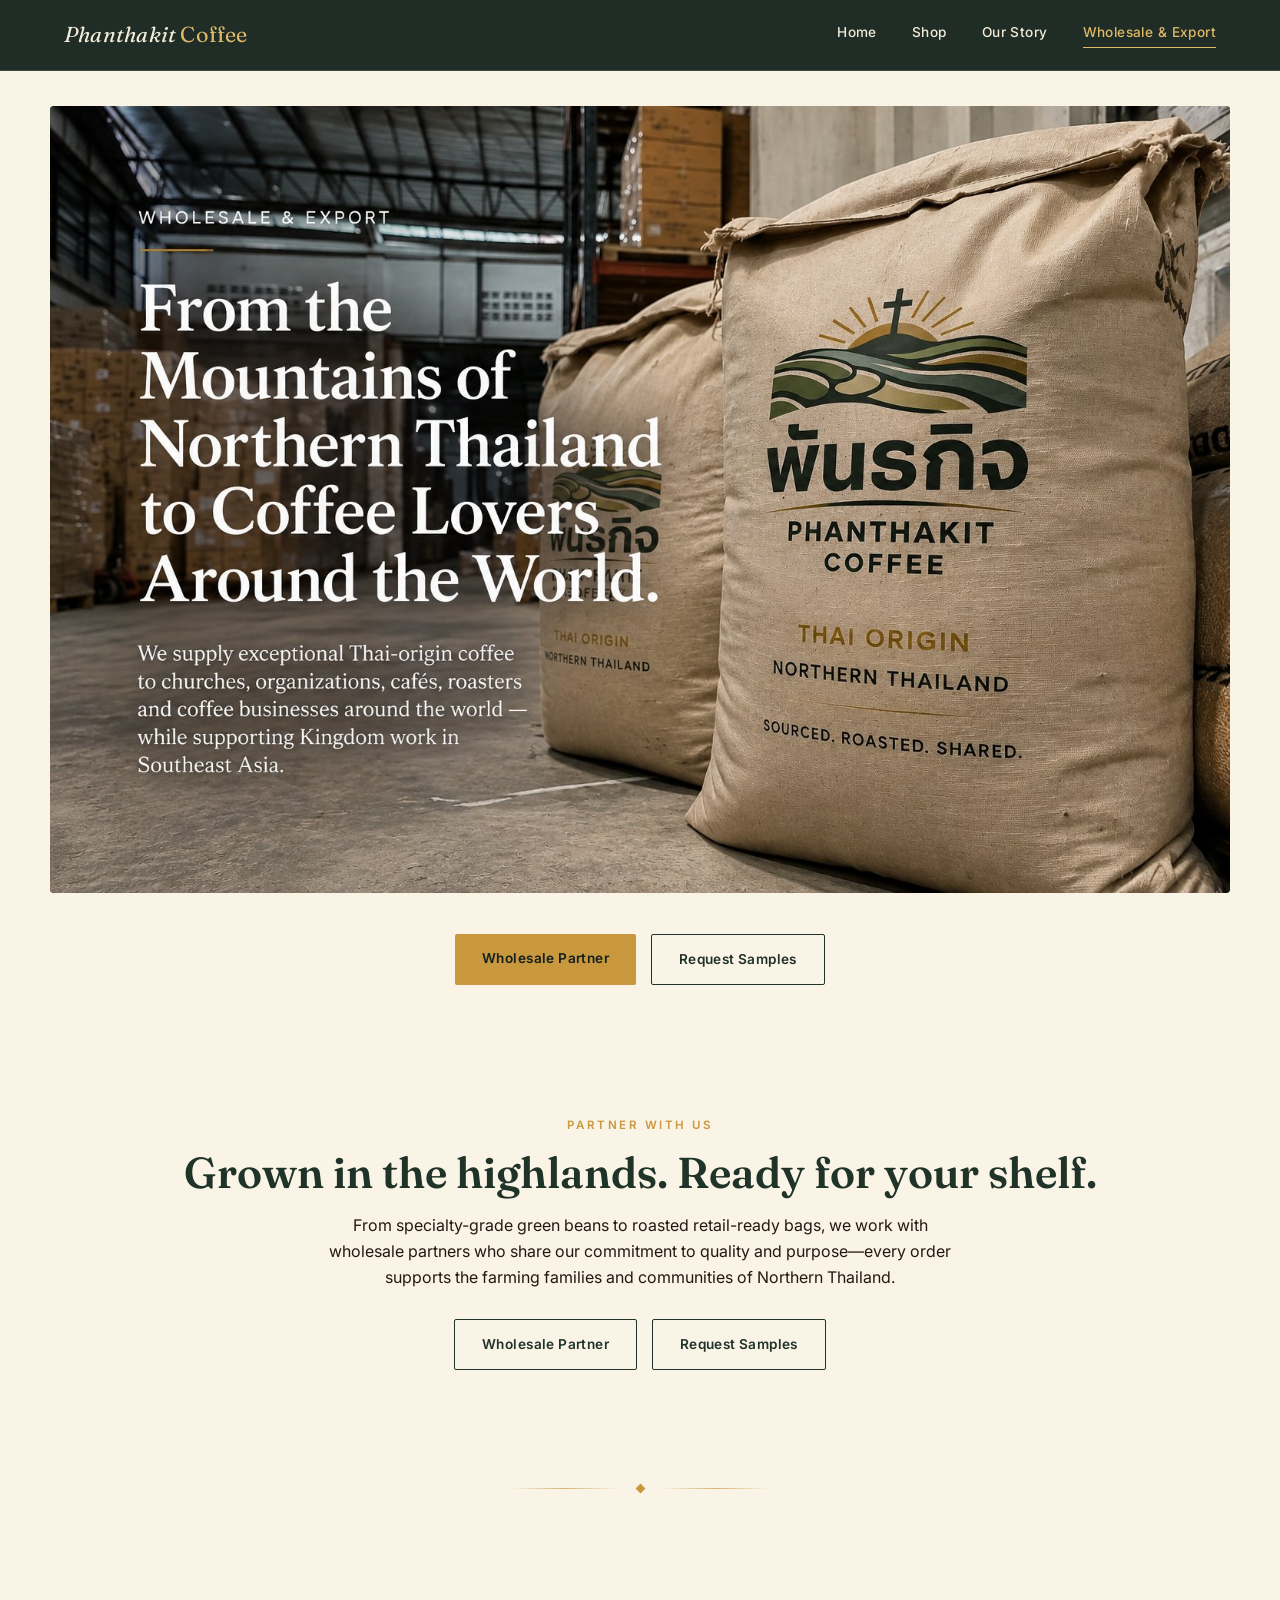
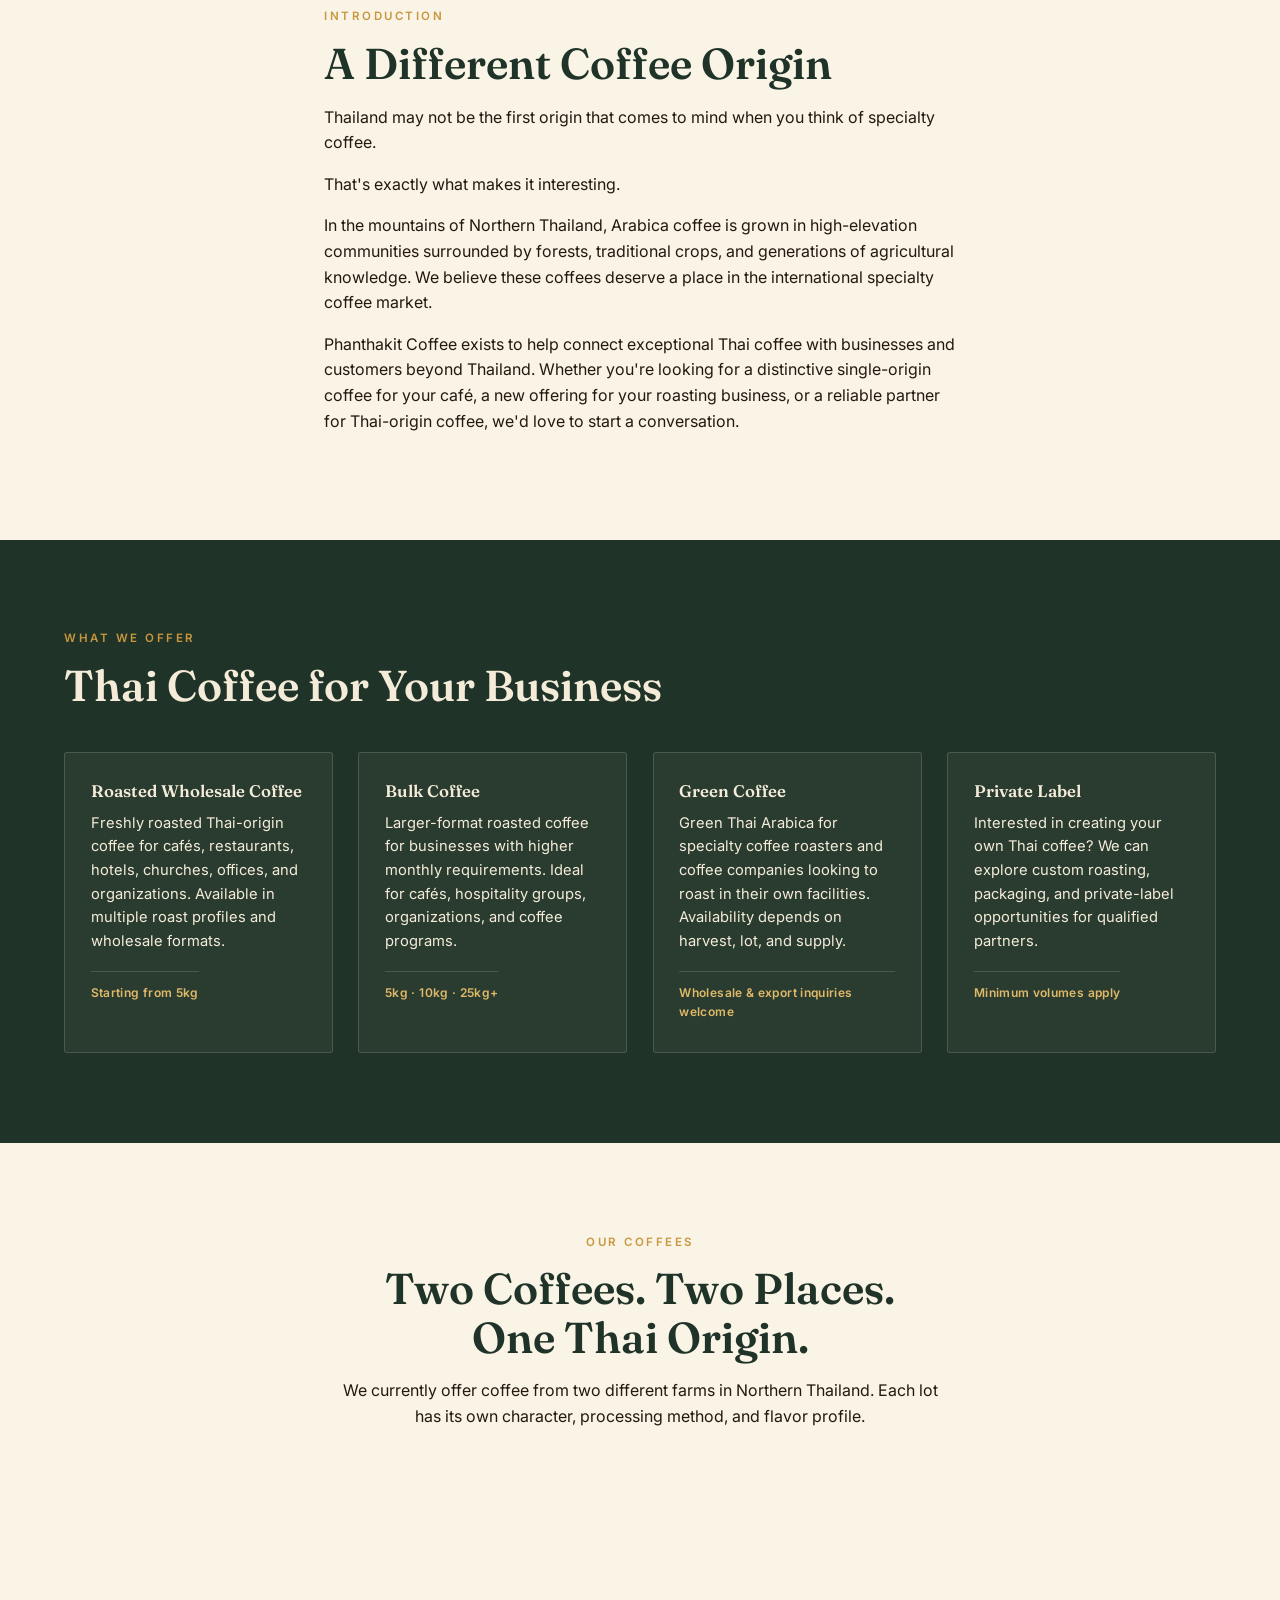
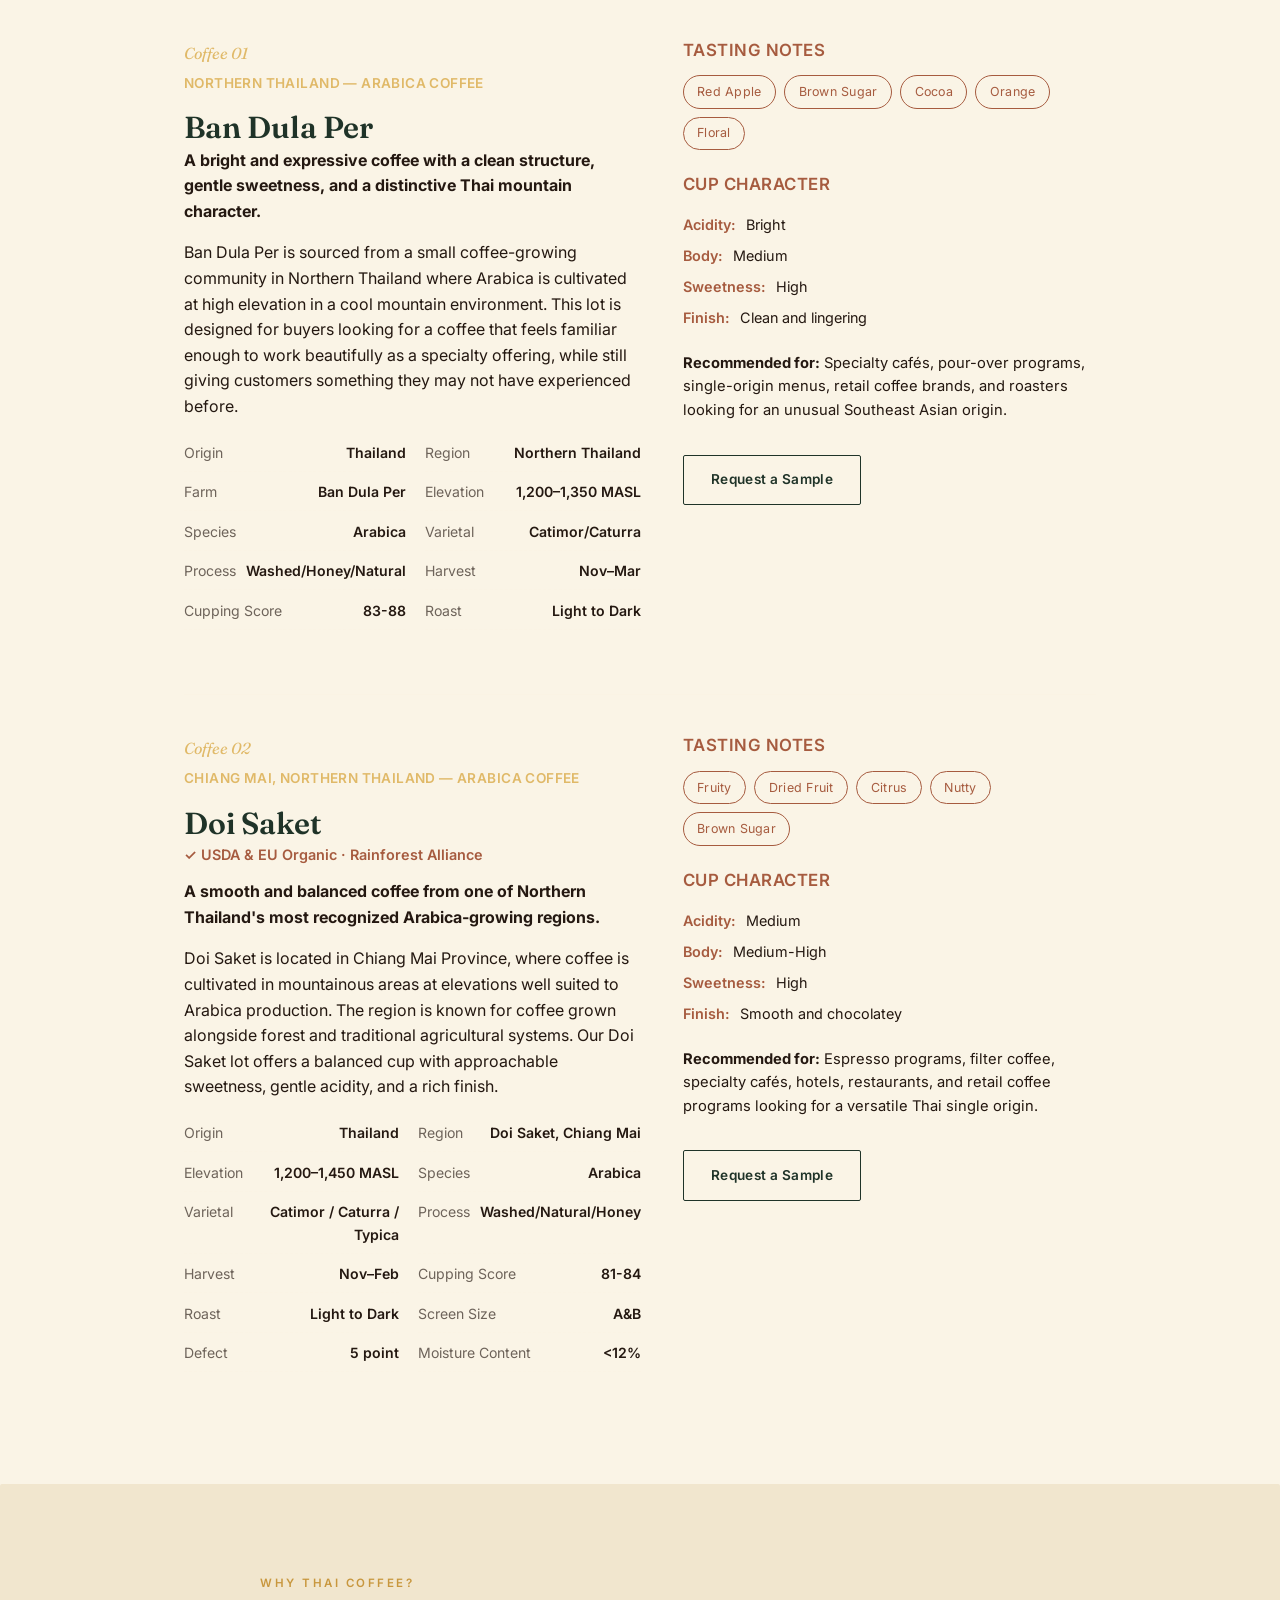
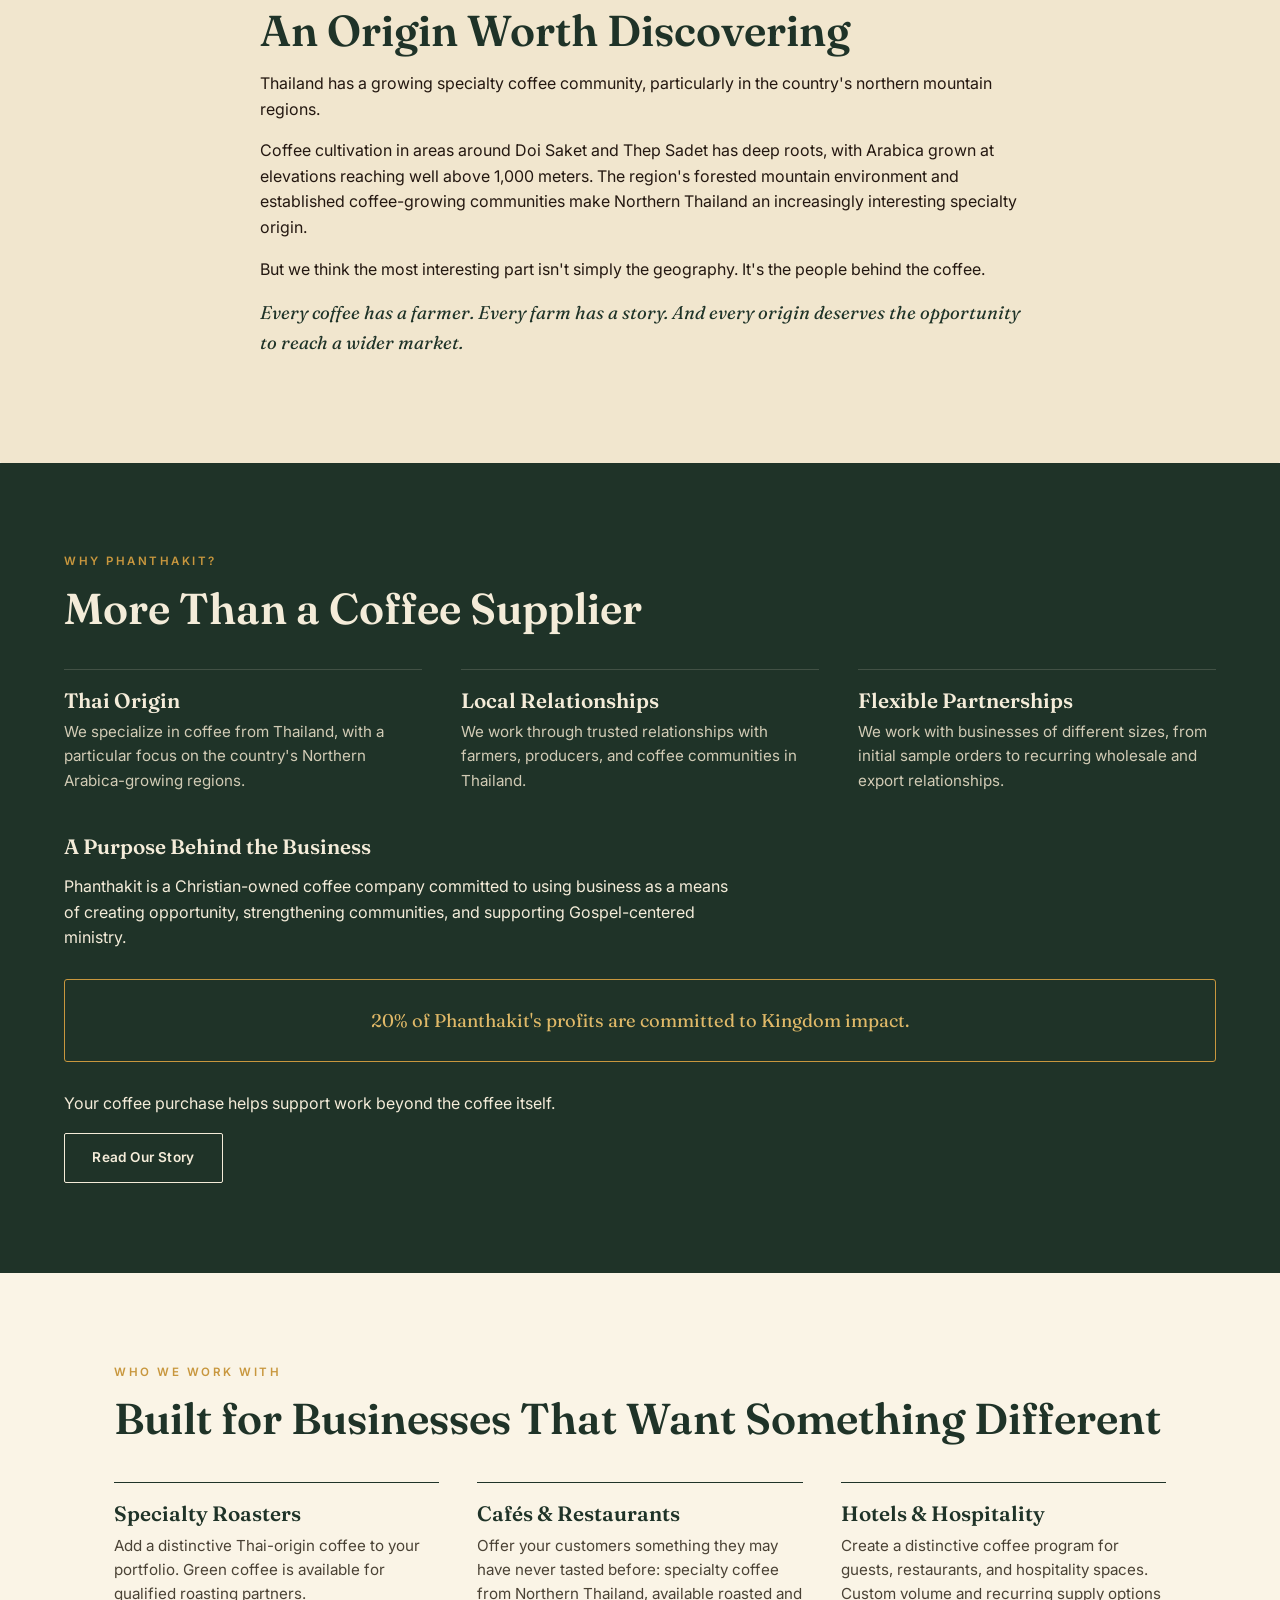
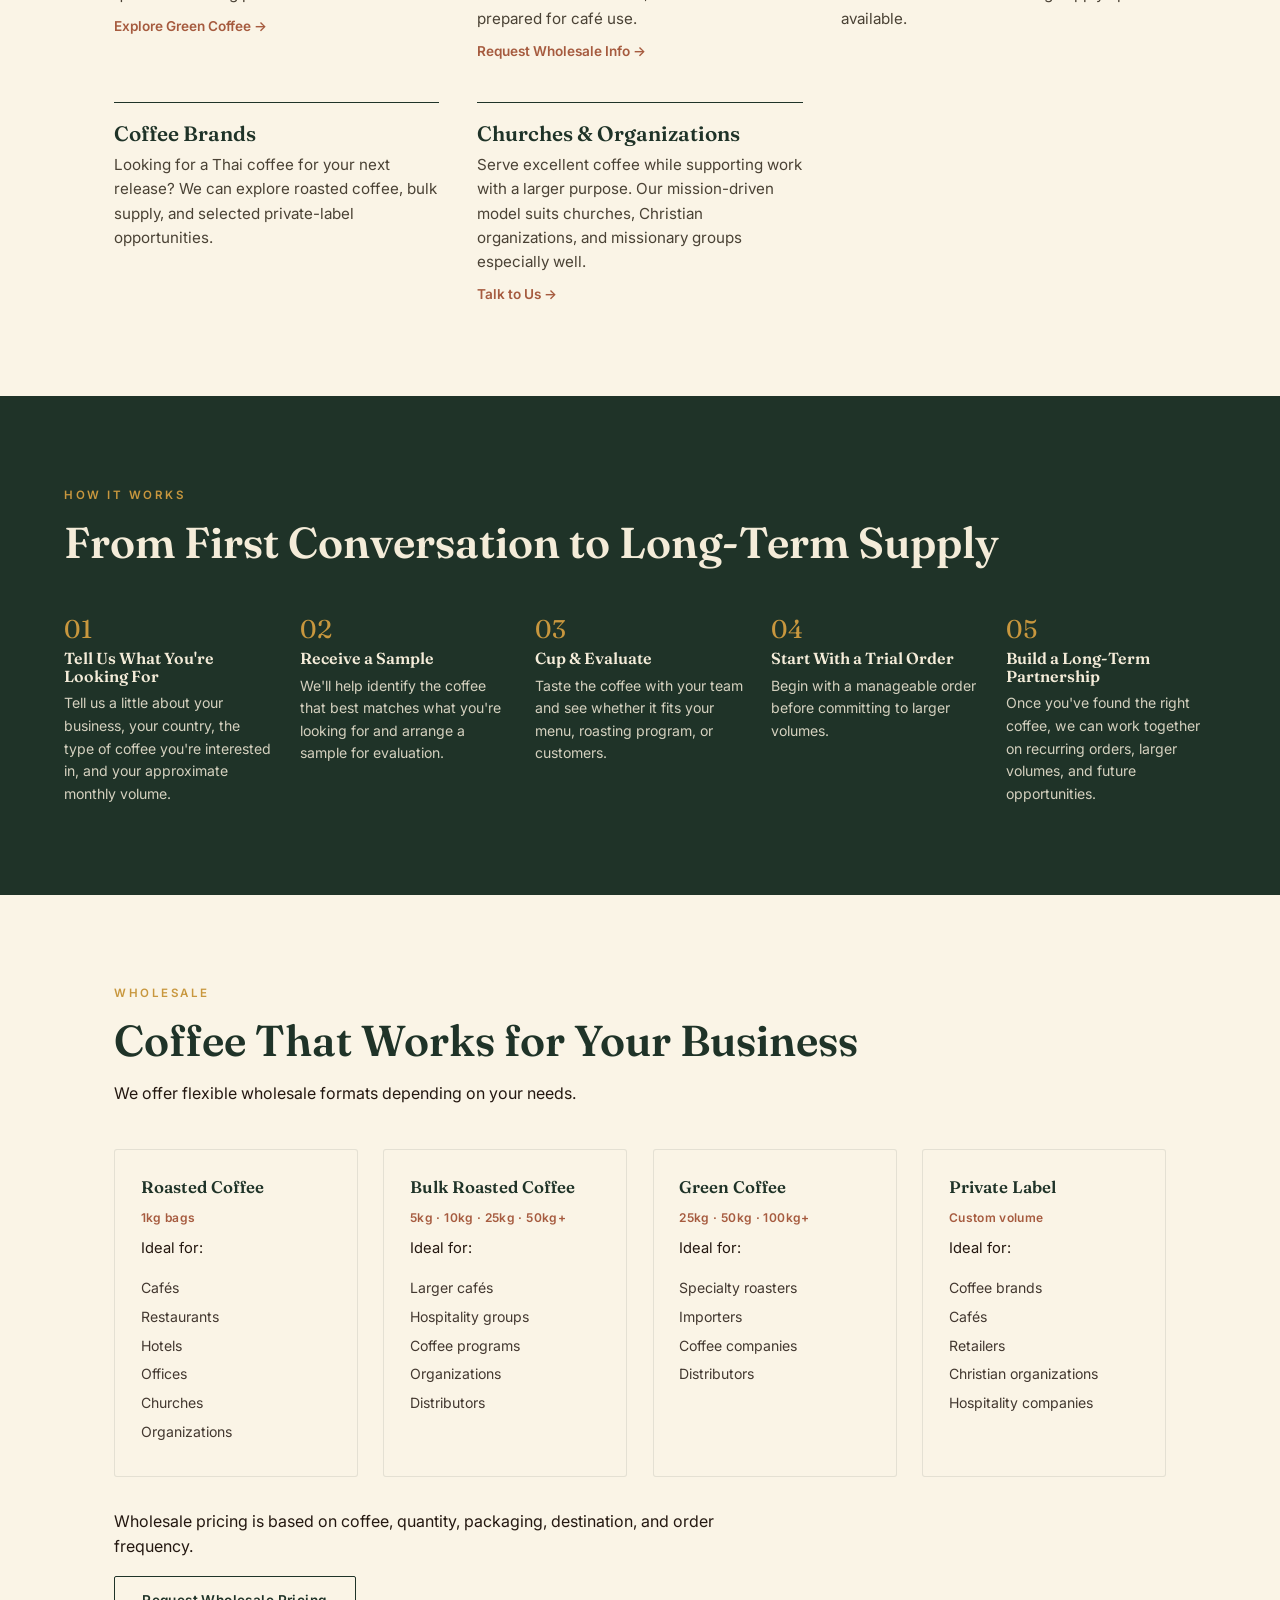
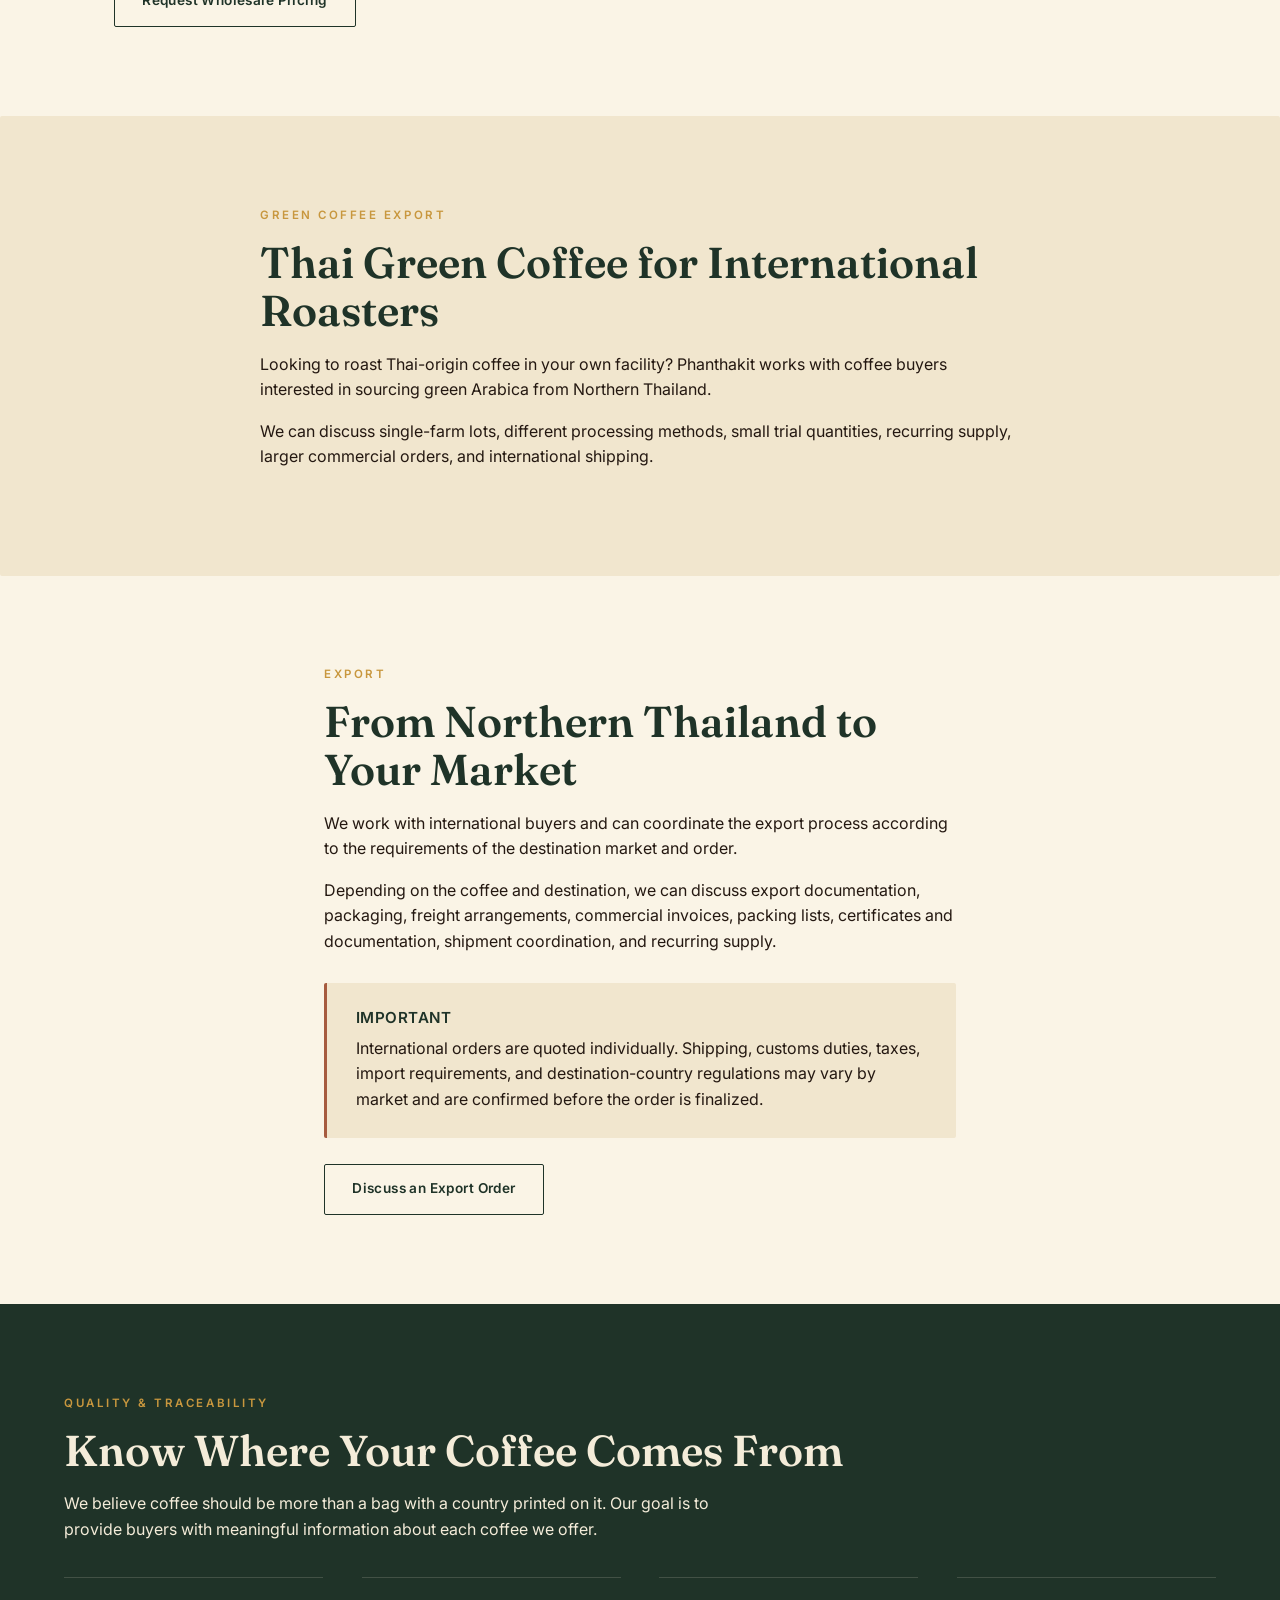
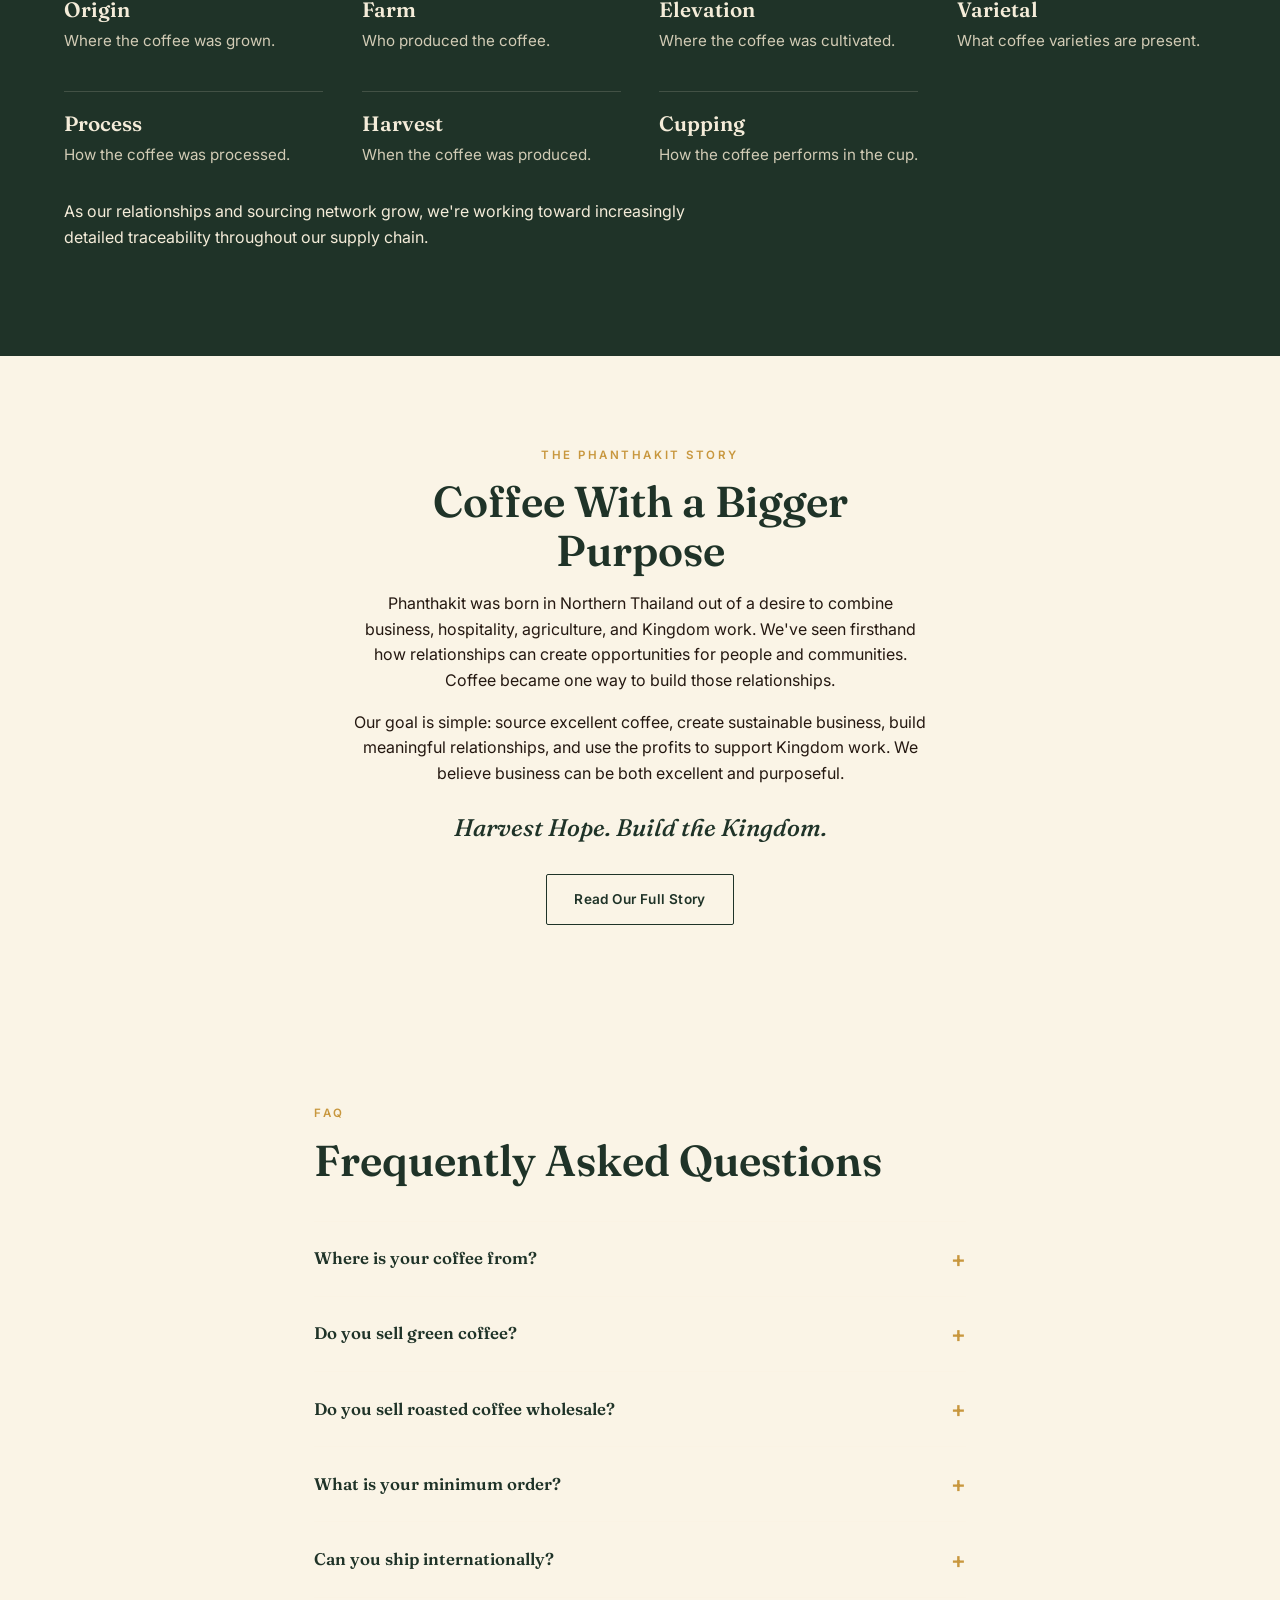
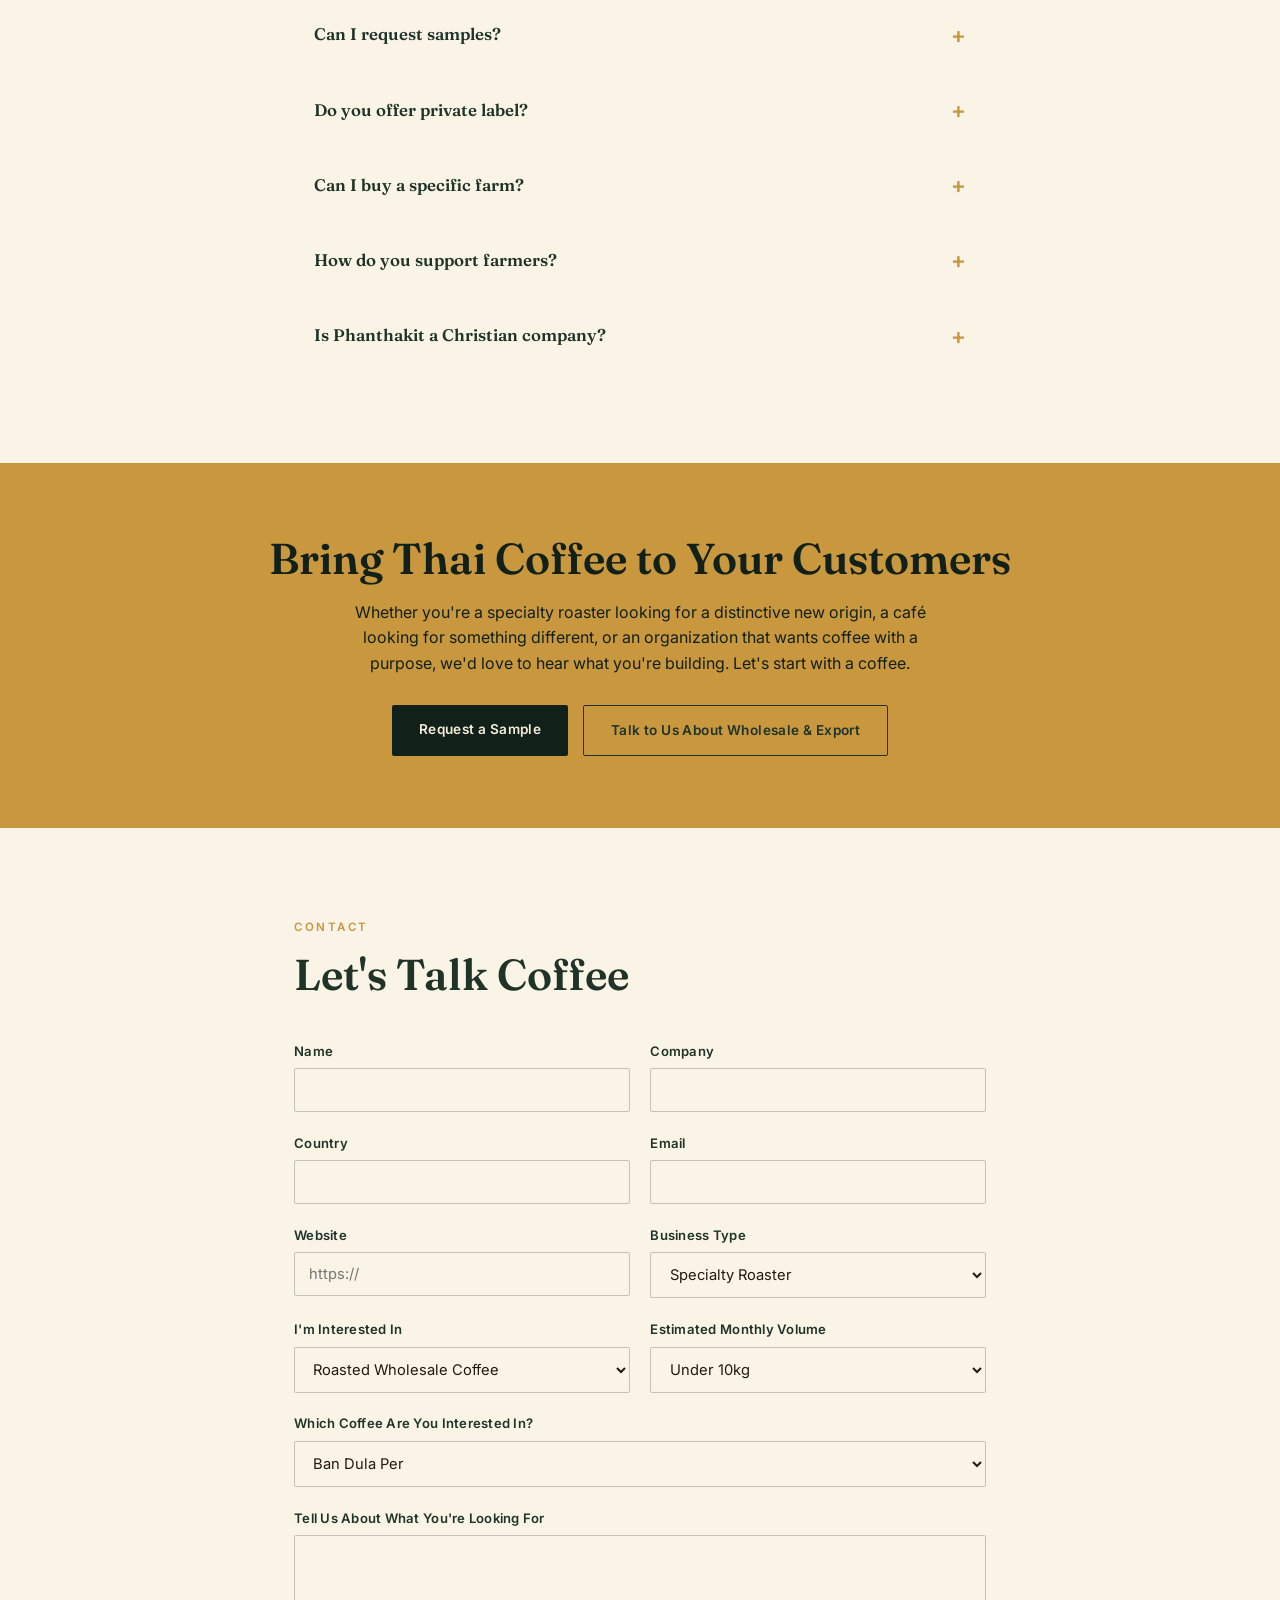
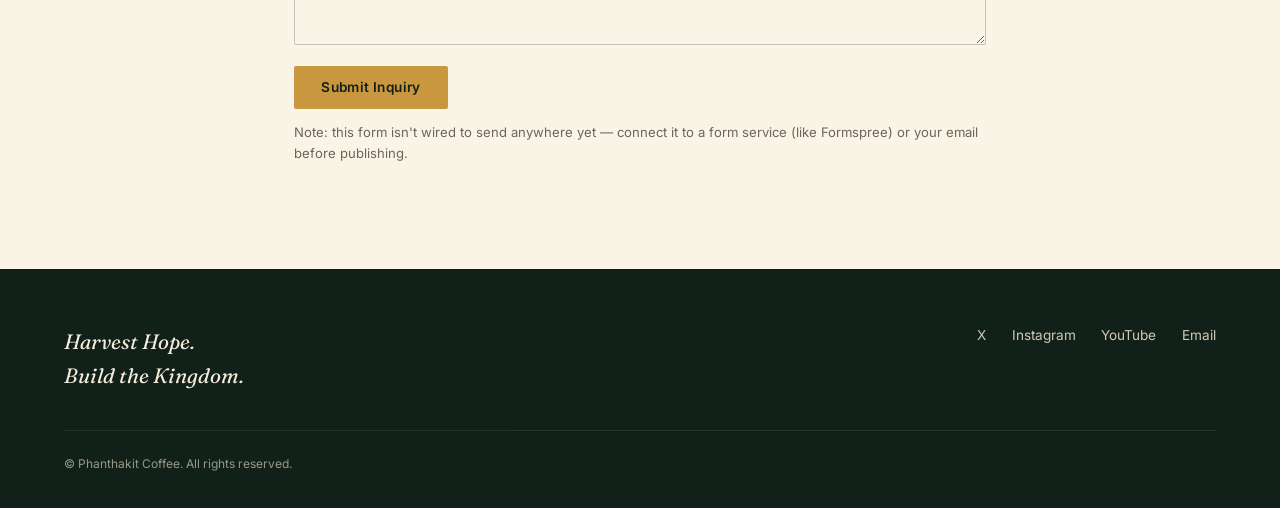
<file: wholesale.html>
<!DOCTYPE html>
<html lang="en">
<head>
<meta charset="UTF-8">
<meta name="viewport" content="width=device-width, initial-scale=1.0">
<title>Wholesale &amp; Export — Phanthakit Coffee</title>
<meta name="description" content="Phanthakit Coffee wholesale & export information page.">
<link rel="stylesheet" href="style.css">
</head>
<body>

<header class="site-header">
  <div class="nav-inner">
    <a href="index.html" class="brand">Phanthakit <span>Coffee</span></a>
    <nav class="primary-nav" id="primary-nav">
      <a href="index.html">Home</a>
      <a href="shop.html">Shop</a>
      <a href="story.html">Our Story</a>
      <a href="wholesale.html" class="active">Wholesale &amp; Export</a>
    </nav>
    <button class="menu-toggle" id="menu-toggle" aria-label="Toggle navigation menu" aria-expanded="false" aria-controls="primary-nav">
      <span></span><span></span><span></span>
    </button>
  </div>
</header>

<div class="hero-image-only hero-wide">
  <img src="images/hero-wholesale.jpg" alt="Phanthakit Coffee sacks in a warehouse — From the Mountains of Northern Thailand to Coffee Lovers Around the World">
</div>

<section class="section" style="text-align:center; padding-top:2.6rem; padding-bottom:2.6rem;">
  <div class="btn-row" style="justify-content:center; margin-top:0;">
    <a href="#" class="btn btn-primary">Wholesale Partner</a>
    <a href="#" class="btn btn-outline-dark">Request Samples</a>
  </div>
</section>

<section class="section" style="text-align:center;">
  <span class="eyebrow">Partner With Us</span>
  <h2>Grown in the highlands. Ready for your shelf.</h2>
  <p style="max-width:640px; margin:0 auto;">From specialty-grade green beans to roasted retail-ready bags, we work with wholesale partners who share our commitment to quality and purpose&mdash;every order supports the farming families and communities of Northern Thailand.</p>
  <div class="btn-row" style="justify-content:center;">
    <a href="#" class="btn btn-outline-dark">Wholesale Partner</a>
    <a href="#" class="btn btn-outline-dark">Request Samples</a>
  </div>
</section>

<div class="ornament-divider"><span class="mark"></span></div>

<!-- INTRODUCTION -->
<section class="section" style="max-width:760px;">
  <span class="eyebrow">Introduction</span>
  <h2>A Different Coffee Origin</h2>
  <p>Thailand may not be the first origin that comes to mind when you think of specialty coffee.</p>
  <p>That's exactly what makes it interesting.</p>
  <p>In the mountains of Northern Thailand, Arabica coffee is grown in high-elevation communities surrounded by forests, traditional crops, and generations of agricultural knowledge. We believe these coffees deserve a place in the international specialty coffee market.</p>
  <p>Phanthakit Coffee exists to help connect exceptional Thai coffee with businesses and customers beyond Thailand. Whether you're looking for a distinctive single-origin coffee for your caf&eacute;, a new offering for your roasting business, or a reliable partner for Thai-origin coffee, we'd love to start a conversation.</p>
</section>

<!-- WHAT WE OFFER -->
<section class="section--dark">
  <div class="inner">
    <span class="eyebrow">What We Offer</span>
    <h2>Thai Coffee for Your Business</h2>
    <div class="offer-grid">
      <div class="offer-card">
        <h3>Roasted Wholesale Coffee</h3>
        <p>Freshly roasted Thai-origin coffee for caf&eacute;s, restaurants, hotels, churches, offices, and organizations. Available in multiple roast profiles and wholesale formats.</p>
        <span class="offer-tag">Starting from 5kg</span>
      </div>
      <div class="offer-card">
        <h3>Bulk Coffee</h3>
        <p>Larger-format roasted coffee for businesses with higher monthly requirements. Ideal for caf&eacute;s, hospitality groups, organizations, and coffee programs.</p>
        <span class="offer-tag">5kg &middot; 10kg &middot; 25kg+</span>
      </div>
      <div class="offer-card">
        <h3>Green Coffee</h3>
        <p>Green Thai Arabica for specialty coffee roasters and coffee companies looking to roast in their own facilities. Availability depends on harvest, lot, and supply.</p>
        <span class="offer-tag">Wholesale &amp; export inquiries welcome</span>
      </div>
      <div class="offer-card">
        <h3>Private Label</h3>
        <p>Interested in creating your own Thai coffee? We can explore custom roasting, packaging, and private-label opportunities for qualified partners.</p>
        <span class="offer-tag">Minimum volumes apply</span>
      </div>
    </div>
  </div>
</section>

<!-- OUR COFFEES -->
<section class="section" style="text-align:center;">
  <span class="eyebrow">Our Coffees</span>
  <h2>Two Coffees. Two Places.<br>One Thai Origin.</h2>
  <p style="max-width:600px; margin:0 auto;">We currently offer coffee from two different farms in Northern Thailand. Each lot has its own character, processing method, and flavor profile.</p>
</section>

<section class="section" style="max-width:1040px;">

  <div class="coffee-card">
    <div>
      <span class="coffee-number">Coffee 01</span>
      <span class="coffee-subtitle">Northern Thailand &mdash; Arabica Coffee</span>
      <h3>Ban Dula Per</h3>
      <p><strong>A bright and expressive coffee with a clean structure, gentle sweetness, and a distinctive Thai mountain character.</strong></p>
      <p>Ban Dula Per is sourced from a small coffee-growing community in Northern Thailand where Arabica is cultivated at high elevation in a cool mountain environment. This lot is designed for buyers looking for a coffee that feels familiar enough to work beautifully as a specialty offering, while still giving customers something they may not have experienced before.</p>
      <ul class="spec-list">
        <li><span>Origin</span><span>Thailand</span></li>
        <li><span>Region</span><span>Northern Thailand</span></li>
        <li><span>Farm</span><span>Ban Dula Per</span></li>
        <li><span>Elevation</span><span>1,200&ndash;1,350 MASL</span></li>
        <li><span>Species</span><span>Arabica</span></li>
        <li><span>Varietal</span><span>Catimor/Caturra</span></li>
        <li><span>Process</span><span>Washed/Honey/Natural</span></li>
        <li><span>Harvest</span><span>Nov&ndash;Mar</span></li>
        <li><span>Cupping Score</span><span>83-88</span></li>
        <li><span>Roast</span><span>Light to Dark</span></li>
      </ul>
    </div>
    <div>
      <h3 style="font-size:1.05rem; text-transform:uppercase; letter-spacing:0.03em; font-family:var(--body); font-weight:600; color:var(--clay);">Tasting Notes</h3>
      <div class="tag-pills">
        <span class="tag-pill" style="color:var(--clay); border-color:var(--clay);">Red Apple</span>
        <span class="tag-pill" style="color:var(--clay); border-color:var(--clay);">Brown Sugar</span>
        <span class="tag-pill" style="color:var(--clay); border-color:var(--clay);">Cocoa</span>
        <span class="tag-pill" style="color:var(--clay); border-color:var(--clay);">Orange</span>
        <span class="tag-pill" style="color:var(--clay); border-color:var(--clay);">Floral</span>
      </div>
      <h3 style="font-size:1.05rem; text-transform:uppercase; letter-spacing:0.03em; font-family:var(--body); font-weight:600; margin-top:1.6rem; color:var(--clay);">Cup Character</h3>
      <ul class="cup-character" style="color:var(--ink);">
        <li><strong style="color:var(--clay);">Acidity:</strong> Bright</li>
        <li><strong style="color:var(--clay);">Body:</strong> Medium</li>
        <li><strong style="color:var(--clay);">Sweetness:</strong> High</li>
        <li><strong style="color:var(--clay);">Finish:</strong> Clean and lingering</li>
      </ul>
      <p style="margin-top:1.4rem; font-size:0.92rem;"><strong>Recommended for:</strong> Specialty caf&eacute;s, pour-over programs, single-origin menus, retail coffee brands, and roasters looking for an unusual Southeast Asian origin.</p>
      <a href="#" class="btn btn-outline-dark" style="margin-top:1rem;">Request a Sample</a>
    </div>
  </div>

  <div class="coffee-card">
    <div>
      <span class="coffee-number">Coffee 02</span>
      <span class="coffee-subtitle">Chiang Mai, Northern Thailand &mdash; Arabica Coffee</span>
      <h3>Doi Saket</h3>
      <p style="color:var(--clay); font-weight:600; font-size:0.9rem; margin-bottom:0.8rem;">&#10003; USDA &amp; EU Organic &middot; Rainforest Alliance</p>
      <p><strong>A smooth and balanced coffee from one of Northern Thailand's most recognized Arabica-growing regions.</strong></p>
      <p>Doi Saket is located in Chiang Mai Province, where coffee is cultivated in mountainous areas at elevations well suited to Arabica production. The region is known for coffee grown alongside forest and traditional agricultural systems. Our Doi Saket lot offers a balanced cup with approachable sweetness, gentle acidity, and a rich finish.</p>
      <ul class="spec-list">
        <li><span>Origin</span><span>Thailand</span></li>
        <li><span>Region</span><span>Doi Saket, Chiang Mai</span></li>
        <li><span>Elevation</span><span>1,200&ndash;1,450 MASL</span></li>
        <li><span>Species</span><span>Arabica</span></li>
        <li><span>Varietal</span><span>Catimor / Caturra / Typica</span></li>
        <li><span>Process</span><span>Washed/Natural/Honey</span></li>
        <li><span>Harvest</span><span>Nov&ndash;Feb</span></li>
        <li><span>Cupping Score</span><span>81-84</span></li>
        <li><span>Roast</span><span>Light to Dark</span></li>
        <li><span>Screen Size</span><span>A&amp;B</span></li>
        <li><span>Defect</span><span>5 point</span></li>
        <li><span>Moisture Content</span><span>&lt;12%</span></li>
      </ul>
    </div>
    <div>
      <h3 style="font-size:1.05rem; text-transform:uppercase; letter-spacing:0.03em; font-family:var(--body); font-weight:600; color:var(--clay);">Tasting Notes</h3>
      <div class="tag-pills">
        <span class="tag-pill" style="color:var(--clay); border-color:var(--clay);">Fruity</span>
        <span class="tag-pill" style="color:var(--clay); border-color:var(--clay);">Dried Fruit</span>
        <span class="tag-pill" style="color:var(--clay); border-color:var(--clay);">Citrus</span>
        <span class="tag-pill" style="color:var(--clay); border-color:var(--clay);">Nutty</span>
        <span class="tag-pill" style="color:var(--clay); border-color:var(--clay);">Brown Sugar</span>
      </div>
      <h3 style="font-size:1.05rem; text-transform:uppercase; letter-spacing:0.03em; font-family:var(--body); font-weight:600; margin-top:1.6rem; color:var(--clay);">Cup Character</h3>
      <ul class="cup-character" style="color:var(--ink);">
        <li><strong style="color:var(--clay);">Acidity:</strong> Medium</li>
        <li><strong style="color:var(--clay);">Body:</strong> Medium-High</li>
        <li><strong style="color:var(--clay);">Sweetness:</strong> High</li>
        <li><strong style="color:var(--clay);">Finish:</strong> Smooth and chocolatey</li>
      </ul>
      <p style="margin-top:1.4rem; font-size:0.92rem;"><strong>Recommended for:</strong> Espresso programs, filter coffee, specialty caf&eacute;s, hotels, restaurants, and retail coffee programs looking for a versatile Thai single origin.</p>
      <a href="#" class="btn btn-outline-dark" style="margin-top:1rem;">Request a Sample</a>
    </div>
  </div>

</section>

<!-- WHY THAI COFFEE -->
<section class="section" style="background:var(--cream); border-radius:2px; max-width:none;">
  <div style="max-width:760px; margin:0 auto;">
    <span class="eyebrow">Why Thai Coffee?</span>
    <h2>An Origin Worth Discovering</h2>
    <p>Thailand has a growing specialty coffee community, particularly in the country's northern mountain regions.</p>
    <p>Coffee cultivation in areas around Doi Saket and Thep Sadet has deep roots, with Arabica grown at elevations reaching well above 1,000 meters. The region's forested mountain environment and established coffee-growing communities make Northern Thailand an increasingly interesting specialty origin.</p>
    <p>But we think the most interesting part isn't simply the geography. It's the people behind the coffee.</p>
    <p style="font-family:var(--display); font-style:italic; font-size:1.15rem; color:var(--forest);">Every coffee has a farmer. Every farm has a story. And every origin deserves the opportunity to reach a wider market.</p>
  </div>
</section>

<!-- WHY PHANTHAKIT -->
<section class="section--dark">
  <div class="inner">
    <span class="eyebrow">Why Phanthakit?</span>
    <h2>More Than a Coffee Supplier</h2>
    <div class="feature-grid" style="margin-top:2.2rem;">
      <div class="feature">
        <h3>Thai Origin</h3>
        <p>We specialize in coffee from Thailand, with a particular focus on the country's Northern Arabica-growing regions.</p>
      </div>
      <div class="feature">
        <h3>Local Relationships</h3>
        <p>We work through trusted relationships with farmers, producers, and coffee communities in Thailand.</p>
      </div>
      <div class="feature">
        <h3>Flexible Partnerships</h3>
        <p>We work with businesses of different sizes, from initial sample orders to recurring wholesale and export relationships.</p>
      </div>
    </div>
    <div style="max-width:680px; margin-top:2.6rem;">
      <h3>A Purpose Behind the Business</h3>
      <p>Phanthakit is a Christian-owned coffee company committed to using business as a means of creating opportunity, strengthening communities, and supporting Gospel-centered ministry.</p>
    </div>
    <div class="stat-callout">20% of Phanthakit's profits are committed to Kingdom impact.</div>
    <p style="max-width:680px;">Your coffee purchase helps support work beyond the coffee itself.</p>
    <a href="story.html" class="btn btn-outline">Read Our Story</a>
  </div>
</section>

<!-- WHO WE WORK WITH -->
<section class="section">
  <span class="eyebrow">Who We Work With</span>
  <h2>Built for Businesses That Want Something Different</h2>
  <div class="feature-grid" style="margin-top:2.4rem;">
    <div class="feature">
      <h3>Specialty Roasters</h3>
      <p>Add a distinctive Thai-origin coffee to your portfolio. Green coffee is available for qualified roasting partners.</p>
      <a href="#" style="font-size:0.85rem; font-weight:600; color:var(--clay); display:inline-block; margin-top:0.6rem;">Explore Green Coffee &rarr;</a>
    </div>
    <div class="feature">
      <h3>Caf&eacute;s &amp; Restaurants</h3>
      <p>Offer your customers something they may have never tasted before: specialty coffee from Northern Thailand, available roasted and prepared for caf&eacute; use.</p>
      <a href="#" style="font-size:0.85rem; font-weight:600; color:var(--clay); display:inline-block; margin-top:0.6rem;">Request Wholesale Info &rarr;</a>
    </div>
    <div class="feature">
      <h3>Hotels &amp; Hospitality</h3>
      <p>Create a distinctive coffee program for guests, restaurants, and hospitality spaces. Custom volume and recurring supply options available.</p>
    </div>
    <div class="feature">
      <h3>Coffee Brands</h3>
      <p>Looking for a Thai coffee for your next release? We can explore roasted coffee, bulk supply, and selected private-label opportunities.</p>
    </div>
    <div class="feature">
      <h3>Churches &amp; Organizations</h3>
      <p>Serve excellent coffee while supporting work with a larger purpose. Our mission-driven model suits churches, Christian organizations, and missionary groups especially well.</p>
      <a href="#" style="font-size:0.85rem; font-weight:600; color:var(--clay); display:inline-block; margin-top:0.6rem;">Talk to Us &rarr;</a>
    </div>
  </div>
</section>

<!-- HOW IT WORKS -->
<section class="section--dark">
  <div class="inner">
    <span class="eyebrow">How It Works</span>
    <h2>From First Conversation to Long-Term Supply</h2>
    <div class="process-steps">
      <div class="process-step">
        <h3>Tell Us What You're Looking For</h3>
        <p>Tell us a little about your business, your country, the type of coffee you're interested in, and your approximate monthly volume.</p>
      </div>
      <div class="process-step">
        <h3>Receive a Sample</h3>
        <p>We'll help identify the coffee that best matches what you're looking for and arrange a sample for evaluation.</p>
      </div>
      <div class="process-step">
        <h3>Cup &amp; Evaluate</h3>
        <p>Taste the coffee with your team and see whether it fits your menu, roasting program, or customers.</p>
      </div>
      <div class="process-step">
        <h3>Start With a Trial Order</h3>
        <p>Begin with a manageable order before committing to larger volumes.</p>
      </div>
      <div class="process-step">
        <h3>Build a Long-Term Partnership</h3>
        <p>Once you've found the right coffee, we can work together on recurring orders, larger volumes, and future opportunities.</p>
      </div>
    </div>
  </div>
</section>

<!-- WHOLESALE FORMATS -->
<section class="section">
  <span class="eyebrow">Wholesale</span>
  <h2>Coffee That Works for Your Business</h2>
  <p style="max-width:640px;">We offer flexible wholesale formats depending on your needs.</p>
  <div class="offer-grid">
    <div class="offer-card">
      <h3>Roasted Coffee</h3>
      <span class="offer-tag" style="border-top:none; padding-top:0; margin-top:0; display:block; margin-bottom:0.6rem;">1kg bags</span>
      <p style="margin-bottom:0.4rem;">Ideal for:</p>
      <ul>
        <li>Caf&eacute;s</li><li>Restaurants</li><li>Hotels</li><li>Offices</li><li>Churches</li><li>Organizations</li>
      </ul>
    </div>
    <div class="offer-card">
      <h3>Bulk Roasted Coffee</h3>
      <span class="offer-tag" style="border-top:none; padding-top:0; margin-top:0; display:block; margin-bottom:0.6rem;">5kg &middot; 10kg &middot; 25kg &middot; 50kg+</span>
      <p style="margin-bottom:0.4rem;">Ideal for:</p>
      <ul>
        <li>Larger caf&eacute;s</li><li>Hospitality groups</li><li>Coffee programs</li><li>Organizations</li><li>Distributors</li>
      </ul>
    </div>
    <div class="offer-card">
      <h3>Green Coffee</h3>
      <span class="offer-tag" style="border-top:none; padding-top:0; margin-top:0; display:block; margin-bottom:0.6rem;">25kg &middot; 50kg &middot; 100kg+</span>
      <p style="margin-bottom:0.4rem;">Ideal for:</p>
      <ul>
        <li>Specialty roasters</li><li>Importers</li><li>Coffee companies</li><li>Distributors</li>
      </ul>
    </div>
    <div class="offer-card">
      <h3>Private Label</h3>
      <span class="offer-tag" style="border-top:none; padding-top:0; margin-top:0; display:block; margin-bottom:0.6rem;">Custom volume</span>
      <p style="margin-bottom:0.4rem;">Ideal for:</p>
      <ul>
        <li>Coffee brands</li><li>Caf&eacute;s</li><li>Retailers</li><li>Christian organizations</li><li>Hospitality companies</li>
      </ul>
    </div>
  </div>
  <p style="margin-top:2rem; max-width:640px;">Wholesale pricing is based on coffee, quantity, packaging, destination, and order frequency.</p>
  <a href="#" class="btn btn-outline-dark">Request Wholesale Pricing</a>
</section>

<!-- GREEN COFFEE EXPORT -->
<section class="section" style="background:var(--cream); border-radius:2px; max-width:none;">
  <div style="max-width:760px; margin:0 auto;">
    <span class="eyebrow">Green Coffee Export</span>
    <h2>Thai Green Coffee for International Roasters</h2>
    <p>Looking to roast Thai-origin coffee in your own facility? Phanthakit works with coffee buyers interested in sourcing green Arabica from Northern Thailand.</p>
    <p>We can discuss single-farm lots, different processing methods, small trial quantities, recurring supply, larger commercial orders, and international shipping.</p>
</section>

<!-- EXPORT -->
<section class="section" style="max-width:760px;">
  <span class="eyebrow">Export</span>
  <h2>From Northern Thailand to Your Market</h2>
  <p>We work with international buyers and can coordinate the export process according to the requirements of the destination market and order.</p>
  <p>Depending on the coffee and destination, we can discuss export documentation, packaging, freight arrangements, commercial invoices, packing lists, certificates and documentation, shipment coordination, and recurring supply.</p>
  <div class="spec-box" style="border-left-color:var(--clay);">
    <h3 style="font-size:0.95rem; text-transform:uppercase; letter-spacing:0.03em; font-family:var(--body); font-weight:600; margin-bottom:0.6rem;">Important</h3>
    <p style="margin:0;">International orders are quoted individually. Shipping, customs duties, taxes, import requirements, and destination-country regulations may vary by market and are confirmed before the order is finalized.</p>
  </div>
  <a href="#" class="btn btn-outline-dark" style="margin-top:1.6rem;">Discuss an Export Order</a>
</section>

<!-- QUALITY & TRACEABILITY -->
<section class="section--dark">
  <div class="inner">
    <span class="eyebrow">Quality &amp; Traceability</span>
    <h2>Know Where Your Coffee Comes From</h2>
    <p style="max-width:680px;">We believe coffee should be more than a bag with a country printed on it. Our goal is to provide buyers with meaningful information about each coffee we offer.</p>
    <div class="feature-grid four-col" style="margin-top:2.2rem;">
      <div class="feature"><h3>Origin</h3><p>Where the coffee was grown.</p></div>
      <div class="feature"><h3>Farm</h3><p>Who produced the coffee.</p></div>
      <div class="feature"><h3>Elevation</h3><p>Where the coffee was cultivated.</p></div>
      <div class="feature"><h3>Varietal</h3><p>What coffee varieties are present.</p></div>
      <div class="feature"><h3>Process</h3><p>How the coffee was processed.</p></div>
      <div class="feature"><h3>Harvest</h3><p>When the coffee was produced.</p></div>
      <div class="feature"><h3>Cupping</h3><p>How the coffee performs in the cup.</p></div>
    </div>
    <p style="max-width:680px; margin-top:2rem;">As our relationships and sourcing network grow, we're working toward increasingly detailed traceability throughout our supply chain.</p>
  </div>
</section>

<!-- THE PHANTHAKIT STORY -->
<section class="section" style="text-align:center; max-width:700px;">
  <span class="eyebrow">The Phanthakit Story</span>
  <h2>Coffee With a Bigger Purpose</h2>
  <p>Phanthakit was born in Northern Thailand out of a desire to combine business, hospitality, agriculture, and Kingdom work. We've seen firsthand how relationships can create opportunities for people and communities. Coffee became one way to build those relationships.</p>
  <p>Our goal is simple: source excellent coffee, create sustainable business, build meaningful relationships, and use the profits to support Kingdom work. We believe business can be both excellent and purposeful.</p>
  <h3 style="font-family:var(--display); font-style:italic; font-weight:500; font-size:1.5rem; margin-top:1.8rem;">Harvest Hope. Build the Kingdom.</h3>
  <a href="story.html" class="btn btn-outline-dark" style="margin-top:1rem;">Read Our Full Story</a>
</section>

<!-- FAQ -->
<section class="section" style="max-width:780px;">
  <span class="eyebrow">FAQ</span>
  <h2>Frequently Asked Questions</h2>
  <div class="faq-list">
    <details class="faq-item">
      <summary>Where is your coffee from?</summary>
      <p>Our coffees come from Northern Thailand, primarily from coffee-growing communities in the Chiang Mai region.</p>
    </details>
    <details class="faq-item">
      <summary>Do you sell green coffee?</summary>
      <p>Yes. We work with qualified roasters and coffee businesses interested in Thai-origin green Arabica.</p>
    </details>
    <details class="faq-item">
      <summary>Do you sell roasted coffee wholesale?</summary>
      <p>Yes. We offer roasted coffee for caf&eacute;s, restaurants, hotels, organizations, and other commercial customers.</p>
    </details>
    <details class="faq-item">
      <summary>What is your minimum order?</summary>
      <p>Minimums depend on the coffee, packaging format, and destination. Small trial quantities are available for qualified buyers, while international commercial orders typically require larger volumes.</p>
    </details>
    <details class="faq-item">
      <summary>Can you ship internationally?</summary>
      <p>Yes, international orders can be arranged depending on the destination and product. Export requirements and shipping costs are quoted individually.</p>
    </details>
    <details class="faq-item">
      <summary>Can I request samples?</summary>
      <p>Yes. Sample requests are encouraged before placing a larger wholesale order.</p>
    </details>
    <details class="faq-item">
      <summary>Do you offer private label?</summary>
      <p>Selected private-label opportunities may be available depending on quantity, packaging requirements, and production capacity.</p>
    </details>
    <details class="faq-item">
      <summary>Can I buy a specific farm?</summary>
      <p>Availability depends on the harvest and current supply. Contact us to discuss available lots.</p>
    </details>
    <details class="faq-item">
      <summary>How do you support farmers?</summary>
      <p>We work through relationships with local farmers and coffee producers and aim to create sustainable demand for quality Thai coffee.</p>
    </details>
    <details class="faq-item">
      <summary>Is Phanthakit a Christian company?</summary>
      <p>Yes. Phanthakit is a Christian-owned company, and 20% of profits are committed to Kingdom impact and Gospel-centered ministry and community work.</p>
    </details>
  </div>
</section>

<!-- FINAL CTA -->
<section class="cta-banner">
  <h2>Bring Thai Coffee to Your Customers</h2>
  <p style="max-width:600px; margin:0 auto;">Whether you're a specialty roaster looking for a distinctive new origin, a caf&eacute; looking for something different, or an organization that wants coffee with a purpose, we'd love to hear what you're building. Let's start with a coffee.</p>
  <div class="btn-row" style="justify-content:center;">
    <a href="#contact" class="btn" style="background:var(--forest-deep); color:var(--text-light);">Request a Sample</a>
    <a href="#contact" class="btn btn-outline-dark">Talk to Us About Wholesale &amp; Export</a>
  </div>
</section>

<!-- CONTACT FORM -->
<section class="section" id="contact" style="max-width:820px;">
  <span class="eyebrow">Contact</span>
  <h2>Let's Talk Coffee</h2>
  <form class="contact-form" action="#" method="POST">
    <div class="form-row">
      <div class="form-field">
        <label for="cf-name">Name</label>
        <input type="text" id="cf-name" name="name" required>
      </div>
      <div class="form-field">
        <label for="cf-company">Company</label>
        <input type="text" id="cf-company" name="company">
      </div>
    </div>
    <div class="form-row">
      <div class="form-field">
        <label for="cf-country">Country</label>
        <input type="text" id="cf-country" name="country" required>
      </div>
      <div class="form-field">
        <label for="cf-email">Email</label>
        <input type="email" id="cf-email" name="email" required>
      </div>
    </div>
    <div class="form-row">
      <div class="form-field">
        <label for="cf-website">Website</label>
        <input type="url" id="cf-website" name="website" placeholder="https://">
      </div>
      <div class="form-field">
        <label for="cf-business-type">Business Type</label>
        <select id="cf-business-type" name="business_type">
          <option>Specialty Roaster</option>
          <option>Caf&eacute;</option>
          <option>Restaurant</option>
          <option>Hotel / Hospitality</option>
          <option>Coffee Brand</option>
          <option>Importer / Distributor</option>
          <option>Church / Christian Organization</option>
          <option>Other</option>
        </select>
      </div>
    </div>
    <div class="form-row">
      <div class="form-field">
        <label for="cf-interest">I'm Interested In</label>
        <select id="cf-interest" name="interest">
          <option>Roasted Wholesale Coffee</option>
          <option>Green Coffee</option>
          <option>Bulk Coffee</option>
          <option>Private Label</option>
          <option>Export</option>
          <option>Samples</option>
        </select>
      </div>
      <div class="form-field">
        <label for="cf-volume">Estimated Monthly Volume</label>
        <select id="cf-volume" name="volume">
          <option>Under 10kg</option>
          <option>10&ndash;25kg</option>
          <option>25&ndash;50kg</option>
          <option>50&ndash;100kg</option>
          <option>100&ndash;250kg</option>
          <option>250kg+</option>
        </select>
      </div>
    </div>
    <div class="form-field">
      <label for="cf-coffee">Which Coffee Are You Interested In?</label>
      <select id="cf-coffee" name="coffee">
        <option>Ban Dula Per</option>
        <option>Doi Saket</option>
        <option>Not sure yet</option>
      </select>
    </div>
    <div class="form-field">
      <label for="cf-message">Tell Us About What You're Looking For</label>
      <textarea id="cf-message" name="message"></textarea>
    </div>
    <div>
      <button type="submit" class="btn btn-primary" style="border:none; cursor:pointer;">Submit Inquiry</button>
      <p class="form-note" style="margin-top:0.8rem;">Note: this form isn't wired to send anywhere yet &mdash; connect it to a form service (like Formspree) or your email before publishing.</p>
    </div>
  </form>
</section>

<footer class="site-footer">
  <div class="footer-inner">
    <div class="footer-tagline">Harvest Hope.<br>Build the Kingdom.</div>
    <div class="footer-links">
      <a href="#" title="X">X</a>
      <a href="#" title="Instagram">Instagram</a>
      <a href="#" title="YouTube">YouTube</a>
      <a href="#" title="Email">Email</a>
    </div>
  </div>
  <div class="footer-bottom">&copy; Phanthakit Coffee. All rights reserved.</div>
</footer>

<script src="script.js" defer></script>
</body>
</html>
</file>
<file: style.css>
/* ===========================================================
   Phanthakit Coffee — shared stylesheet
   Palette: highland forest green, temple gold, roasted clay
   Signature motif: topographic mountain contour lines
   (Northern Thailand's high-altitude growing regions)
   =========================================================== */

@import url('https://fonts.googleapis.com/css2?family=Fraunces:ital,opsz,wght@0,9..144,400;0,9..144,600;1,9..144,500&family=Inter:wght@400;500;600&display=swap');

:root {
  --forest: #1f3328;
  --forest-deep: #12201a;
  --gold: #c8973e;
  --gold-soft: #e0b968;
  --clay: #a65b3f;
  --cream: #f1e6ce;
  --cream-soft: #faf4e6;
  --ink: #241811;
  --text-light: #f4ecd9;
  --line: rgba(244, 236, 217, 0.16);

  --display: 'Fraunces', serif;
  --body: 'Inter', system-ui, sans-serif;
}

* { box-sizing: border-box; }

html { scroll-behavior: smooth; }

body {
  margin: 0;
  font-family: var(--body);
  background: var(--cream-soft);
  color: var(--ink);
  line-height: 1.6;
}

img { max-width: 100%; display: block; border-radius: 2px; }

a { color: inherit; text-decoration: none; }

.eyebrow {
  font-family: var(--body);
  font-size: 0.72rem;
  letter-spacing: 0.22em;
  text-transform: uppercase;
  font-weight: 600;
  color: var(--gold);
  display: block;
  margin-bottom: 0.9rem;
}

h1, h2, h3 {
  font-family: var(--display);
  font-weight: 600;
  line-height: 1.12;
  margin: 0 0 1rem;
  color: var(--forest);
}

h1 { font-size: clamp(2.4rem, 5vw, 4.2rem); }
h2 { font-size: clamp(1.9rem, 3.4vw, 2.7rem); }
h3 { font-size: 1.3rem; }

p { margin: 0 0 1rem; }

.section {
  padding: clamp(3.5rem, 7vw, 6.5rem) clamp(1.5rem, 6vw, 4rem);
  max-width: 1180px;
  margin: 0 auto;
}

.section--wide { max-width: 1320px; }

.section--dark {
  background: var(--forest);
  color: var(--text-light);
  max-width: none;
  padding-top: clamp(3.5rem, 7vw, 6.5rem);
  padding-bottom: clamp(3.5rem, 7vw, 6.5rem);
  padding-left: clamp(1.5rem, 6vw, 4rem);
  padding-right: clamp(1.5rem, 6vw, 4rem);
}
.section--dark h1, .section--dark h2, .section--dark h3 { color: var(--text-light); }
.section--dark .inner { max-width: 1180px; margin: 0 auto; }

/* ---------- Contour divider ---------- */
.contour-divider {
  height: 46px;
  width: 100%;
  background: var(--cream-soft);
}
.contour-divider svg { width: 100%; height: 100%; display: block; }
.contour-divider.on-forest { background: var(--forest); }

/* ---------- Header / nav ---------- */
header.site-header {
  position: sticky;
  top: 0;
  z-index: 40;
  background: rgba(18, 32, 26, 0.94);
  backdrop-filter: blur(6px);
  border-bottom: 1px solid var(--line);
}
.nav-inner {
  max-width: 1320px;
  margin: 0 auto;
  display: flex;
  align-items: center;
  justify-content: space-between;
  padding: 1.1rem clamp(1.5rem, 6vw, 4rem);
}
.brand {
  font-family: var(--display);
  font-style: italic;
  font-size: 1.35rem;
  color: var(--text-light);
  letter-spacing: 0.01em;
}
.brand span { color: var(--gold-soft); font-style: normal; }
nav.primary-nav { display: flex; gap: clamp(1rem, 3vw, 2.2rem); }
nav.primary-nav a {
  font-size: 0.85rem;
  font-weight: 500;
  letter-spacing: 0.03em;
  color: var(--text-light);
  padding-bottom: 3px;
  border-bottom: 1px solid transparent;
  transition: border-color 0.2s ease, color 0.2s ease;
}
nav.primary-nav a:hover,
nav.primary-nav a.active { color: var(--gold-soft); border-color: var(--gold-soft); }

/* ---------- Mobile menu toggle (hamburger) ---------- */
.menu-toggle {
  display: none;
  flex-direction: column;
  justify-content: center;
  gap: 5px;
  width: 30px;
  height: 30px;
  padding: 0;
  background: none;
  border: none;
  cursor: pointer;
}
.menu-toggle span {
  display: block;
  width: 100%;
  height: 2px;
  background: var(--text-light);
  transition: transform 0.2s ease, opacity 0.2s ease;
}
.menu-toggle.active span:nth-child(1) { transform: translateY(7px) rotate(45deg); }
.menu-toggle.active span:nth-child(2) { opacity: 0; }
.menu-toggle.active span:nth-child(3) { transform: translateY(-7px) rotate(-45deg); }

/* ---------- Buttons ---------- */
.btn {
  display: inline-block;
  font-family: var(--body);
  font-size: 0.85rem;
  font-weight: 600;
  letter-spacing: 0.03em;
  padding: 0.85rem 1.7rem;
  border-radius: 2px;
  transition: transform 0.15s ease, background 0.15s ease, color 0.15s ease;
}
.btn-primary { background: var(--gold); color: var(--forest-deep); }
.btn-primary:hover { background: var(--gold-soft); transform: translateY(-1px); }
.btn-outline { border: 1px solid var(--text-light); color: var(--text-light); }
.btn-outline:hover { background: var(--text-light); color: var(--forest-deep); }
.btn-outline-dark { border: 1px solid var(--forest); color: var(--forest); }
.btn-outline-dark:hover { background: var(--forest); color: var(--text-light); }
.btn-row { display: flex; flex-wrap: wrap; gap: 0.9rem; margin-top: 1.8rem; }

/* ---------- Hero ---------- */
.hero {
  position: relative;
  background: var(--forest);
  color: var(--text-light);
  overflow: hidden;
  padding: clamp(4.5rem, 10vw, 8rem) clamp(1.5rem, 6vw, 4rem) clamp(3rem, 6vw, 5rem);
}
.hero-contours {
  position: absolute;
  inset: 0;
  opacity: 0.35;
  pointer-events: none;
}
.hero-inner { position: relative; max-width: 780px; margin: 0 auto; text-align: center; }
.hero p.lede { font-size: 1.1rem; max-width: 560px; margin: 0 auto 0.5rem; color: var(--cream); }
.hero .btn-row { justify-content: center; }

/* ---------- Photo hero (full-bleed image with overlay copy) ---------- */
.hero-photo {
  position: relative;
  min-height: min(78vh, 620px);
  display: flex;
  align-items: flex-end;
  overflow: hidden;
  background: var(--forest-deep);
}
.hero-photo img.hero-photo-bg {
  position: absolute;
  inset: 0;
  width: 100%;
  height: 100%;
  object-fit: cover;
  object-position: center 38%;
}
.hero-photo::after {
  content: '';
  position: absolute;
  inset: 0;
  background: linear-gradient(180deg, rgba(18,32,26,0) 0%, rgba(18,32,26,0) 55%, rgba(18,32,26,0.55) 78%, rgba(18,32,26,0.92) 100%);
}
.hero-photo-inner {
  position: relative;
  z-index: 1;
  max-width: 1320px;
  margin: 0 auto;
  padding: 0 clamp(1.5rem, 6vw, 4rem) clamp(2.2rem, 5vw, 3.2rem);
  width: 100%;
}
.hero-photo-inner .lede { max-width: 560px; margin-bottom: 0; }
.hero-photo-inner .btn-row { margin-top: 1.5rem; }
.hero-photo.center .hero-photo-inner { text-align: center; margin: 0 auto; }
.hero-photo.center .hero-photo-inner .lede { margin: 0 auto; }
.hero-photo.center .btn-row { justify-content: center; }

/* Full-bleed image hero where the photo already carries its own headline copy */
.hero-image-only {
  width: 100%;
  overflow: hidden;
  background: var(--forest-deep);
}
.hero-image-only img { width: 100%; height: auto; display: block; max-height: 380px; object-fit: cover; object-position: center 35%; }

/* Laptop / desktop only — contain the hero so a tall portrait photo doesn't
   dominate the whole screen. Phone styles above are untouched. */
@media (min-width: 641px) {
  .hero-image-only {
    max-width: 1180px;
    margin: 2.2rem auto 0;
    border-radius: 4px;
  }
  .hero-image-only img {
    max-height: 440px;
    object-position: center 42%;
    border-radius: 4px;
  }
  /* Wide hero photos with baked-in text at both top and bottom (e.g. wholesale)
     should never be cropped — show the full image instead. */
  .hero-image-only.hero-wide img {
    max-height: none;
    height: auto;
  }
}

.hero-gallery {
  position: relative;
  display: grid;
  grid-template-columns: 1fr 1fr;
  gap: 1px;
  max-width: 1180px;
  margin: 0 auto;
  background: var(--forest-deep);
}
.hero-gallery img { width: 100%; height: 340px; object-fit: cover; border-radius: 0; }

/* ---------- Feature grid ---------- */
.feature-grid {
  display: grid;
  grid-template-columns: repeat(3, 1fr);
  gap: 2.4rem;
  margin-top: 2.6rem;
}
.feature-grid.two-col { grid-template-columns: repeat(2, 1fr); }
.feature-grid.four-col { grid-template-columns: repeat(4, 1fr); }
.feature {
  border-top: 1px solid var(--forest);
  padding-top: 1.2rem;
}
.section--dark .feature { border-top-color: var(--line); }
.feature h3 { margin-bottom: 0.5rem; }
.feature p { color: #4a4235; font-size: 0.95rem; margin: 0; }
.section--dark .feature p { color: var(--cream); opacity: 0.85; }

/* ---------- Roast cards ---------- */
.roast-list { display: flex; flex-direction: column; gap: 3.2rem; margin-top: 2.6rem; }
.roast-card {
  display: grid;
  grid-template-columns: 1fr 1fr;
  gap: 2.4rem;
  align-items: center;
}
.roast-card:nth-child(even) .roast-img { order: 2; }
.roast-img img { width: 100%; height: 320px; object-fit: cover; }
.roast-notes {
  font-family: var(--body);
  font-size: 0.8rem;
  letter-spacing: 0.03em;
  color: var(--clay);
  font-weight: 600;
  margin-top: 0.6rem;
}

/* ---------- Two-col media block ---------- */
.media-block {
  display: grid;
  grid-template-columns: 0.9fr 1.1fr;
  gap: 3rem;
  align-items: center;
}
.media-block.reverse .media-block-img { order: 2; }
.media-block-img img { width: 100%; height: 420px; object-fit: cover; }
blockquote {
  font-family: var(--display);
  font-style: italic;
  font-size: 1.15rem;
  color: var(--forest);
  border-left: 3px solid var(--gold);
  padding-left: 1.2rem;
  margin: 1.6rem 0 0;
}
.section--dark blockquote { color: var(--text-light); border-left-color: var(--gold-soft); }
blockquote cite { display: block; font-style: normal; font-size: 0.8rem; margin-top: 0.5rem; opacity: 0.7; }

/* ---------- Impact list ---------- */
.impact-list { list-style: none; margin: 1.8rem 0 0; padding: 0; display: grid; gap: 1.3rem; }
.impact-list li { padding-left: 1.6rem; position: relative; }
.impact-list li::before {
  content: '';
  position: absolute; left: 0; top: 0.5em;
  width: 8px; height: 8px; border-radius: 50%;
  background: var(--gold);
}
.impact-list strong { color: var(--forest); font-family: var(--display); font-weight: 600; }
.section--dark .impact-list strong { color: var(--gold-soft); }

/* ---------- CTA banner ---------- */
.cta-banner {
  background: var(--gold);
  color: var(--forest-deep);
  text-align: center;
  padding: clamp(3rem, 6vw, 4.5rem) 2rem;
}
.cta-banner h2 { color: var(--forest-deep); }
.cta-banner .btn-row { justify-content: center; }

/* ---------- Footer ---------- */
footer.site-footer {
  background: var(--forest-deep);
  color: var(--cream);
  padding: 3.5rem clamp(1.5rem, 6vw, 4rem) 2.2rem;
}
.footer-inner {
  max-width: 1180px;
  margin: 0 auto;
  display: flex;
  justify-content: space-between;
  align-items: flex-start;
  flex-wrap: wrap;
  gap: 2rem;
}
.footer-tagline {
  font-family: var(--display);
  font-style: italic;
  font-size: 1.3rem;
  color: var(--text-light);
  max-width: 260px;
}
.footer-links { display: flex; gap: 1.6rem; flex-wrap: wrap; }
.footer-links a { font-size: 0.85rem; opacity: 0.85; }
.footer-links a:hover { opacity: 1; color: var(--gold-soft); }
.footer-bottom {
  max-width: 1180px; margin: 2.4rem auto 0; padding-top: 1.4rem;
  border-top: 1px solid var(--line); font-size: 0.75rem; opacity: 0.6;
}

/* ---------- Elegant section divider (replaces the wavy contour line) ---------- */
.ornament-divider {
  display: flex;
  align-items: center;
  justify-content: center;
  max-width: 260px;
  margin: 0 auto;
  padding: 1.6rem 0;
}
.ornament-divider::before,
.ornament-divider::after {
  content: '';
  flex: 1;
  height: 1px;
  background: linear-gradient(90deg, transparent, var(--gold) 50%, transparent);
  opacity: 0.7;
}
.ornament-divider .mark {
  width: 7px;
  height: 7px;
  margin: 0 1.1rem;
  background: var(--gold);
  transform: rotate(45deg);
  flex-shrink: 0;
}

/* Utility classes to tighten a section's own padding when a divider,
   or another section, sits immediately next to it */
.section--tight-top { padding-top: clamp(1rem, 3vw, 1.8rem) !important; }
.section--tight-bottom { padding-bottom: clamp(1rem, 3vw, 1.8rem) !important; }

/* ---------- Full-width figure (self-contained infographic images) ---------- */
.figure-full { max-width: 1180px; margin: 2.4rem auto 0; }
.figure-full img { width: 100%; height: auto; border-radius: 3px; box-shadow: 0 12px 30px rgba(18,32,26,0.12); }

/* ===========================================================
   Wholesale page additions
   =========================================================== */

/* Offer / pricing cards */
.offer-grid {
  display: grid;
  grid-template-columns: repeat(4, 1fr);
  gap: 1.6rem;
  margin-top: 2.6rem;
}
.offer-card {
  background: var(--cream-soft);
  border: 1px solid rgba(31,51,40,0.1);
  border-radius: 3px;
  padding: 1.8rem 1.6rem;
}
.section--dark .offer-card {
  background: rgba(244,236,217,0.05);
  border-color: var(--line);
}
.offer-card h3 { font-size: 1.05rem; margin-bottom: 0.7rem; }
.offer-card p { font-size: 0.92rem; margin-bottom: 0.9rem; }
.offer-card .offer-tag {
  display: inline-block;
  font-size: 0.75rem;
  font-weight: 600;
  letter-spacing: 0.03em;
  color: var(--clay);
  border-top: 1px solid rgba(31,51,40,0.15);
  padding-top: 0.7rem;
  margin-top: 0.2rem;
}
.section--dark .offer-card .offer-tag { color: var(--gold-soft); border-top-color: var(--line); }
.offer-card ul { list-style: none; padding: 0; margin: 0.8rem 0 0; font-size: 0.88rem; }
.offer-card ul li { padding: 0.2rem 0; opacity: 0.85; }

/* Coffee profile card */
.coffee-card {
  display: grid;
  grid-template-columns: 1.05fr 0.95fr;
  gap: 2.6rem;
  margin-top: 2.6rem;
  padding-top: 2.6rem;
  border-top: 1px solid var(--line);
}
.coffee-card:first-of-type { border-top: none; padding-top: 0; margin-top: 2rem; }
.coffee-number {
  font-family: var(--display);
  font-style: italic;
  color: var(--gold-soft);
  font-size: 1rem;
  display: block;
  margin-bottom: 0.4rem;
}
.coffee-card h3 { font-size: 1.9rem; margin-bottom: 0.2rem; }
.coffee-card .coffee-subtitle {
  font-size: 0.85rem;
  letter-spacing: 0.03em;
  color: var(--gold-soft);
  text-transform: uppercase;
  font-weight: 600;
  margin-bottom: 1rem;
  display: block;
}
.spec-list { list-style: none; margin: 1.4rem 0; padding: 0; display: grid; grid-template-columns: 1fr 1fr; gap: 0.6rem 1.2rem; font-size: 0.88rem; }
.spec-list li { display: flex; justify-content: space-between; gap: 0.6rem; border-bottom: 1px dashed var(--line); padding-bottom: 0.4rem; }
.spec-list li span:first-child { opacity: 0.65; }
.spec-list li span:last-child { font-weight: 600; text-align: right; }

.tag-pills { display: flex; flex-wrap: wrap; gap: 0.5rem; margin: 1rem 0; }
.tag-pill {
  font-size: 0.78rem;
  padding: 0.35rem 0.85rem;
  border: 1px solid var(--gold-soft);
  color: var(--gold-soft);
  border-radius: 20px;
  letter-spacing: 0.02em;
}

.cup-character { list-style: none; margin: 1.2rem 0; padding: 0; display: grid; gap: 0.5rem; font-size: 0.9rem; }
.cup-character li strong { color: var(--gold-soft); font-weight: 600; margin-right: 0.4rem; }

/* Process steps */
.process-steps { display: grid; grid-template-columns: repeat(5, 1fr); gap: 1.6rem; margin-top: 2.6rem; counter-reset: step; }
.process-step { position: relative; padding-top: 2.6rem; }
.process-step::before {
  counter-increment: step;
  content: counter(step, decimal-leading-zero);
  font-family: var(--display);
  font-size: 1.6rem;
  color: var(--gold);
  display: block;
  position: absolute;
  top: 0; left: 0;
}
.process-step h3 { font-size: 1rem; margin-bottom: 0.4rem; }
.process-step p { font-size: 0.88rem; opacity: 0.85; margin: 0; }

/* FAQ accordion (native, no JS needed) */
.faq-list { margin-top: 2.2rem; border-top: 1px solid var(--line); }
.faq-item { border-bottom: 1px solid var(--line); }
.faq-item summary {
  cursor: pointer;
  list-style: none;
  padding: 1.2rem 0;
  font-family: var(--display);
  font-weight: 600;
  font-size: 1.05rem;
  color: var(--forest);
  display: flex;
  justify-content: space-between;
  align-items: center;
  gap: 1rem;
}
.section--dark .faq-item summary { color: var(--text-light); }
.faq-item summary::-webkit-details-marker { display: none; }
.faq-item summary::after {
  content: '+';
  font-family: var(--body);
  font-size: 1.4rem;
  color: var(--gold);
  flex-shrink: 0;
  transition: transform 0.2s ease;
}
.faq-item[open] summary::after { transform: rotate(45deg); }
.faq-item p { padding-bottom: 1.3rem; margin: 0; max-width: 680px; }

/* Export spec box */
.spec-box {
  background: var(--cream);
  border-left: 3px solid var(--gold);
  padding: 1.6rem 1.8rem;
  margin-top: 1.8rem;
  border-radius: 2px;
}
.spec-box .spec-list { grid-template-columns: 1fr 1fr; margin: 0; }
.spec-note { font-size: 0.82rem; opacity: 0.7; margin-top: 1rem; font-style: italic; }

/* Contact form */
.contact-form { margin-top: 2.6rem; display: grid; gap: 1.3rem; max-width: 760px; }
.form-row { display: grid; grid-template-columns: 1fr 1fr; gap: 1.3rem; }
.form-field { display: flex; flex-direction: column; gap: 0.4rem; }
.form-field label { font-size: 0.82rem; font-weight: 600; letter-spacing: 0.02em; color: var(--forest); }
.section--dark .form-field label { color: var(--text-light); }
.form-field input,
.form-field select,
.form-field textarea {
  font-family: var(--body);
  font-size: 0.92rem;
  padding: 0.75rem 0.9rem;
  border: 1px solid rgba(31,51,40,0.25);
  border-radius: 2px;
  background: var(--cream-soft);
  color: var(--ink);
}
.section--dark .form-field input,
.section--dark .form-field select,
.section--dark .form-field textarea {
  background: rgba(244,236,217,0.06);
  border-color: var(--line);
  color: var(--text-light);
}
.form-field textarea { resize: vertical; min-height: 110px; }
.form-note { font-size: 0.82rem; opacity: 0.65; margin-top: -0.4rem; }

/* Simple centered stat callout */
.stat-callout {
  text-align: center;
  padding: 1.6rem 2rem;
  border: 1px solid var(--gold);
  border-radius: 3px;
  margin: 1.8rem 0;
  font-family: var(--display);
  font-size: 1.15rem;
  color: var(--gold-soft);
}

@media (max-width: 900px) {
  .offer-grid { grid-template-columns: repeat(2, 1fr); }
  .coffee-card { grid-template-columns: 1fr; }
  .process-steps { grid-template-columns: repeat(2, 1fr); }
  .form-row { grid-template-columns: 1fr; }
}
@media (max-width: 560px) {
  .offer-grid { grid-template-columns: 1fr; }
  .process-steps { grid-template-columns: 1fr; }
  .spec-list, .spec-box .spec-list { grid-template-columns: 1fr; }
}

/* ===========================================================
   Shop page — product grid + PayPal cart forms
   =========================================================== */
.product-grid {
  display: grid;
  grid-template-columns: repeat(3, 1fr);
  gap: 1.8rem;
  margin-top: 2.4rem;
}
.product-card {
  background: var(--cream-soft);
  border: 1px solid rgba(31,51,40,0.1);
  border-radius: 3px;
  overflow: hidden;
  display: flex;
  flex-direction: column;
}
.product-card img { width: 100%; height: 200px; object-fit: cover; }
.product-card-body { padding: 1.3rem 1.4rem 1.5rem; display: flex; flex-direction: column; flex: 1; }
.product-card h3 { font-size: 1.1rem; margin-bottom: 0.4rem; }
.product-card p { font-size: 0.88rem; margin-bottom: 0.8rem; flex: 1; }
.product-price {
  font-family: var(--display);
  font-size: 1.2rem;
  color: var(--clay);
  margin-bottom: 0.9rem;
  display: block;
}
.product-card form { margin: 0; }
.product-card button {
  width: 100%;
  font-family: var(--body);
  font-size: 0.85rem;
  font-weight: 600;
  letter-spacing: 0.02em;
  padding: 0.75rem 1rem;
  border-radius: 2px;
  border: none;
  background: var(--forest);
  color: var(--text-light);
  cursor: pointer;
  transition: background 0.15s ease;
}
.product-card button:hover { background: var(--forest-deep); }

.cart-bar {
  position: sticky;
  bottom: 0;
  z-index: 30;
  background: var(--forest-deep);
  border-top: 1px solid var(--line);
  padding: 1rem clamp(1.5rem, 6vw, 4rem);
  display: flex;
  align-items: center;
  justify-content: space-between;
  gap: 1rem;
  flex-wrap: wrap;
}
.cart-bar p { color: var(--cream); font-size: 0.85rem; margin: 0; }
.cart-bar form { margin: 0; }
.cart-bar button {
  font-family: var(--body);
  font-size: 0.85rem;
  font-weight: 600;
  letter-spacing: 0.02em;
  padding: 0.8rem 1.6rem;
  border-radius: 2px;
  border: none;
  background: var(--gold);
  color: var(--forest-deep);
  cursor: pointer;
}

@media (max-width: 900px) {
  .product-grid { grid-template-columns: repeat(2, 1fr); }
}
@media (max-width: 560px) {
  .product-grid { grid-template-columns: 1fr; }
}

/* ---------- Wholesale-specific ---------- */
.stat-row { display: flex; gap: clamp(2rem, 6vw, 4.5rem); flex-wrap: wrap; margin-top: 2.4rem; }
.stat { min-width: 140px; }
.stat .num { font-family: var(--display); font-size: 2.4rem; color: var(--gold); display: block; }
.stat .label { font-size: 0.82rem; color: var(--cream); opacity: 0.85; }

/* ---------- Responsive ---------- */
@media (max-width: 860px) {
  .menu-toggle { display: flex; }
  header.site-header { position: sticky; }
  nav.primary-nav {
    display: none;
    position: absolute;
    top: 100%;
    left: 0;
    right: 0;
    flex-direction: column;
    gap: 0;
    background: var(--forest-deep);
    border-top: 1px solid var(--line);
    padding: 0.5rem clamp(1.5rem, 6vw, 4rem) 1.2rem;
  }
  nav.primary-nav.open { display: flex; }
  nav.primary-nav a {
    padding: 0.9rem 0;
    border-bottom: 1px solid var(--line);
    font-size: 0.95rem;
  }
  .feature-grid, .feature-grid.two-col, .feature-grid.four-col { grid-template-columns: 1fr; gap: 1.8rem; }
  .roast-card, .roast-card:nth-child(even) .roast-img { grid-template-columns: 1fr; order: initial; }
  .media-block, .media-block.reverse .media-block-img { grid-template-columns: 1fr; order: initial; }
  .media-block-img img { height: 280px; }
  .hero-gallery { grid-template-columns: 1fr; }
}

@media (prefers-reduced-motion: reduce) {
  html { scroll-behavior: auto; }
  .btn { transition: none; }
}
</file>
